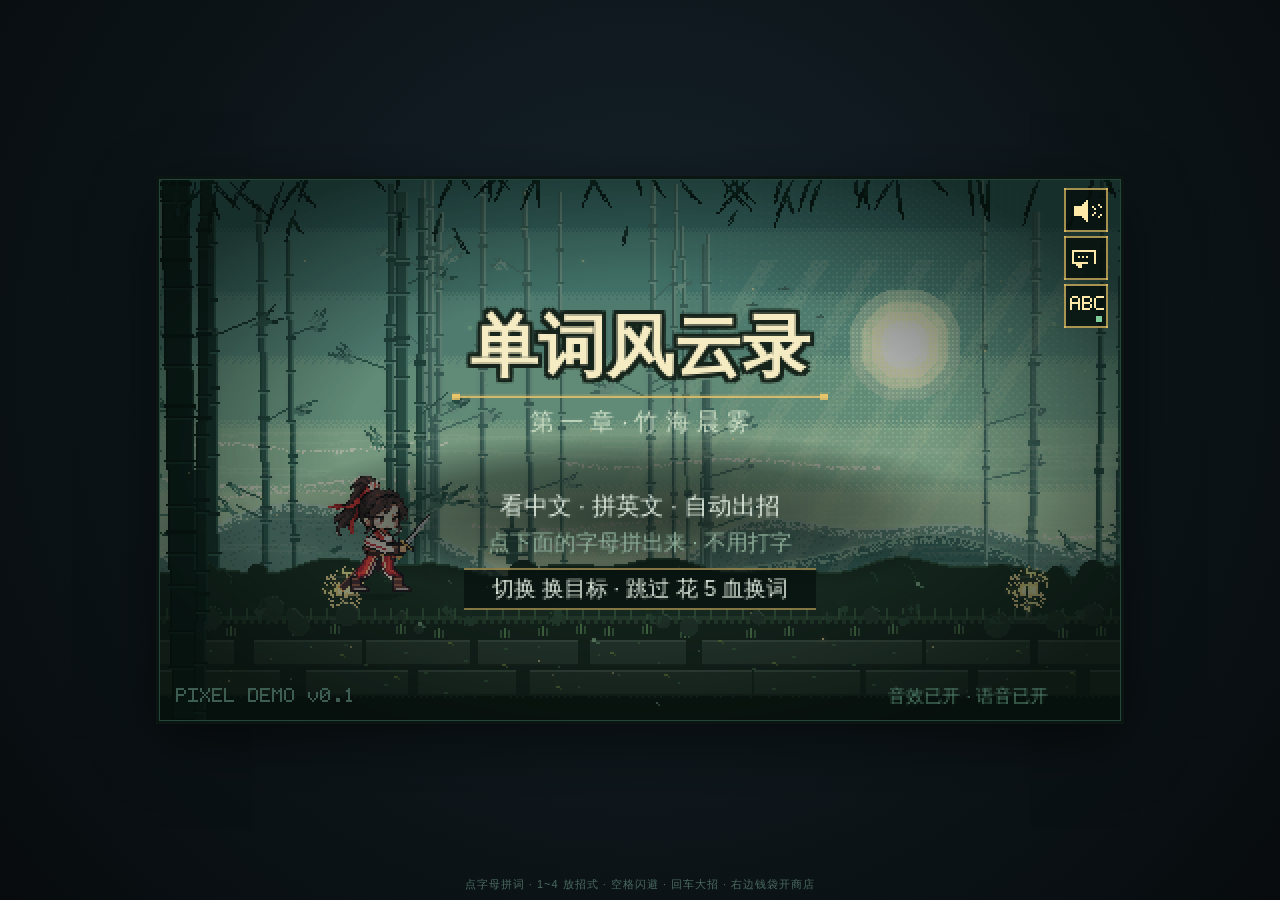
<file: arcade/index.html>
<!DOCTYPE html>
<html lang="zh-CN">
<head>
<meta charset="utf-8" />
<meta name="viewport" content="width=device-width, initial-scale=1, viewport-fit=cover" />
<meta name="apple-mobile-web-app-capable" content="yes" />
<meta name="theme-color" content="#0a1014" />
<title>单词闯关 · 独立调试页</title>
<link rel="stylesheet" href="arcade.css" />
<link rel="stylesheet" href="keypad.css" />
  <link rel="stylesheet" href="tutorial.css" />
</head>
<body>
  <!-- 独立页：直接打开就能玩，也用来单独调关卡。
       主应用不开 iframe，它会把同样的脚本注入自己的容器里（见 host.js）。 -->
  <div id="stage"><canvas id="game" width="480" height="270" tabindex="0" aria-label="单词闯关"></canvas></div>
  <div id="hint">点字母拼词 · 1~4 放招式 · 空格闪避 · 回车大招 · 右边钱袋开商店</div>

  <script src="keypad.js"></script>
  <script src="tutorial.js"></script>
  <script src="src/font.js"></script>
  <script src="src/sprites.js"></script>
  <script src="src/art-backgrounds.js"></script>
  <script src="src/art-player.js"></script>
  <script src="src/art-creatures.js"></script>
  <script src="src/art.js"></script>
  <script src="src/vocab_t1.js"></script>
  <script src="src/vocab_t2.js"></script>
  <script src="src/vocab_t3.js"></script>
  <script src="src/vocab_t4.js"></script>
  <script src="src/vocab_t5.js"></script>
  <script src="src/vocab_t6.js"></script>
  <script src="src/vocab_t7.js"></script>
  <script src="src/vocab_t8.js"></script>
  <script src="src/vocab.js"></script>
  <script src="src/meta.js"></script>
  <script src="src/lines.js"></script>
  <script src="src/levels.js"></script>
  <script src="src/word-system.js"></script>
  <script src="src/ambient.js"></script>
  <script src="src/skills.js"></script>
  <script src="src/effects.js"></script>
  <script src="src/world-renderer.js"></script>
  <script src="src/hud-renderer.js"></script>
  <script src="src/game.js"></script>
  <script>
    /* 独立调试：
       ?arcade=1&tier=3  直接进无尽模式的第 3 档
       ?bot=1            自动拼词（回归测试用）                        */
    (function () {
      var q = new URLSearchParams(location.search);
      if (!q.get('arcade')) return;
      var tier = Math.max(1, parseInt(q.get('tier') || '1', 10) || 1);
      fetch('words.json').then(function (r) { return r.json(); }).then(function (j) {
        var pool = j.words.filter(function (x) { return x.t === tier; })
          .map(function (x) { return { w: x.w, m: x.m, p: x.p, tier: x.t }; });
        /* 打乱后取 40 个，够这一档用（10 只怪 + BOSS 多打几刀） */
        for (var i = pool.length - 1; i > 0; i--) {
          var k = Math.floor(Math.random() * (i + 1)), t = pool[i]; pool[i] = pool[k]; pool[k] = t;
        }
        window.ARCADE.start({ tier: tier, words: pool.slice(0, 40) });
        relayout();
        /* ?tut=1 / ?tut=2：直接看新手教程第 N 页（演示与截图用） */
        if (q.get('tut')) {
          setTimeout(function () {
            window.ArcadeTutorial.open(window.ARCADE, parseInt(q.get('tut'), 10) || 1);
          }, 600);
        }
      }).catch(function (e) {
        document.getElementById('hint').textContent = 'words.json 读不到：' + e;
      });
    })();

    /* 跟主应用一样：竖屏把字母盘搬出画布，用 DOM 键盘 */
    var stage = document.getElementById('stage');
    var layTimer = null;
    function relayout() {
      if (!window.ARCADE) return;
      var portrait = window.innerHeight > window.innerWidth * 1.05;
      window.ARCADE.setLayout(portrait ? 'portrait' : 'land');
      if (portrait) {
        ArcadeKeypad.mount(stage,
          function (ch) { window.ARCADE.kidLetter(ch); },
          function () { window.ARCADE.kidBack(); });
      } else {
        ArcadeKeypad.unmount();
      }
      if (portrait) {
        var r = stage.getBoundingClientRect();
        window.ARCADE.setBox(r.width, Math.max(70, r.height - ArcadeKeypad.height()));
        document.getElementById('hint').style.display = 'none';   /* 竖屏键盘占到底了，提示会压住它 */
      } else {
        window.ARCADE.setBox(null);   /* 交回给引擎自己按窗口算 */
        document.getElementById('hint').style.display = '';
        document.getElementById('hint').textContent = '点字母拼词 · 1~4 放招式 · 空格闪避 · 回车大招 · 右边钱袋开商店';
      }
    }
    window.addEventListener('resize', function () {
      if (layTimer) clearTimeout(layTimer);
      layTimer = setTimeout(function () { layTimer = null; relayout(); }, 160);
    });
  </script>
</body>
</html>
</file>
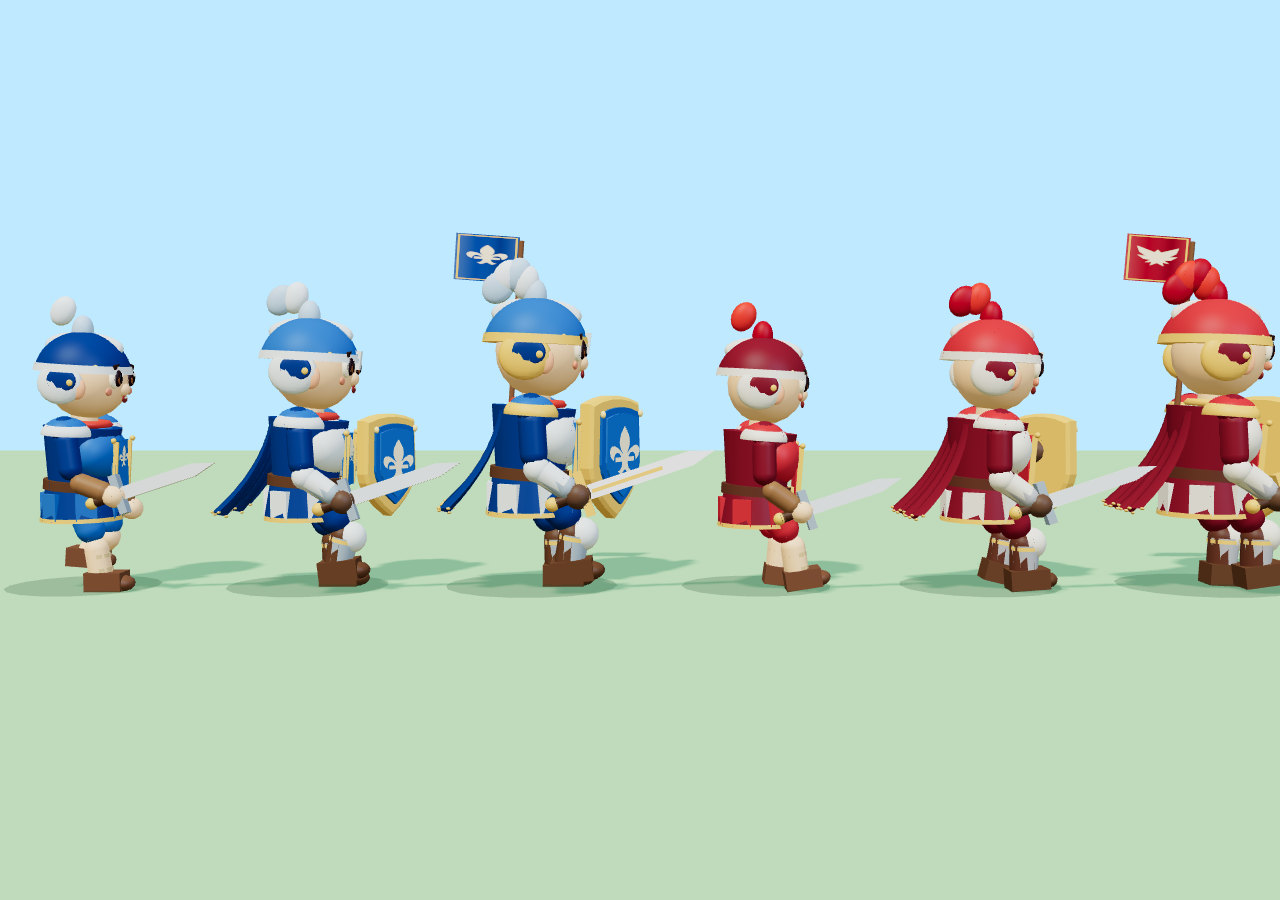
<file: pk-preview.html>
<!DOCTYPE html>
<html lang="zh-CN">
<head>
<meta charset="UTF-8">
<title>模型预览（临时）</title>
<link rel="icon" href="data:image/svg+xml,%3Csvg xmlns='http://www.w3.org/2000/svg' viewBox='0 0 100 100'%3E%3Crect width='100' height='100' rx='24' fill='%23FFF7F0'/%3E%3Cpath d='M28 68 L44 52' stroke='%23FFBE5C' stroke-width='10' stroke-linecap='round'/%3E%3Cpath d='M52 44 L72 24' stroke='%236FA8FF' stroke-width='10' stroke-linecap='round'/%3E%3C/svg%3E">
<style>
  html,body{margin:0;height:100%;background:#bfe9ff;overflow:hidden}
  #stage{position:fixed;inset:0}
  canvas{display:block;width:100%;height:100%}
  .motion-controls{position:fixed;bottom:16px;left:50%;transform:translateX(-50%);display:flex;align-items:center;gap:12px;padding:10px 14px;border:1px solid #d7b975;border-radius:12px;background:#172b3ee8;color:#fff0cf;font:13px sans-serif;white-space:nowrap}
  .motion-controls button{border:1px solid #a99874;border-radius:7px;padding:7px 12px;background:#2d4861;color:#fff0cf;cursor:pointer}
</style>
</head>
<body>
<div id="stage"><canvas id="c"></canvas></div>
<script type="module">
import { buildSoldier, poseSoldier, buildCastle, buildTree } from './js/pk/models.js';
import { World } from './js/pk/scene.js';
import * as THREE from './vendor/three.module.min.js';
import { observeAction } from './js/pk/scene/unit-motion.js';
import { startMotionPreview } from './js/pk/scene/motion-preview.js';

const canvas = document.getElementById('c');
const params = new URLSearchParams(location.search);
const mode = params.get('m') || 'soldier';

if (mode === 'motion') {
  await startMotionPreview(new World(canvas));
} else if (mode === 'battle' || mode === 'showcase') {
  const world = new World(canvas);
  world.environment.setOptions({ time: params.get('time') || 'noon', weather: params.get('weather') || 'clear' });
  world.environment.frame(8);
  window.__PK_PREVIEW = { world };
  world.setSide(0);
  world.focus = 0;
  if (mode === 'showcase') {
    world.updateCamera = () => {
      world.focus = 0;
      world.camera.position.set(0, 4.1, 11.7);
      world.camera.lookAt(0, 2.1, 0);
    };
    for (let side = 0; side <= 1; side++) {
      const dir = side === 0 ? -1 : 1;
      world.addLocal(100 + side * 100, side, 4, dir * 1.6, .75, 'general');
      const positions = [[2.8, .7], [4.0, .7], [5.1, .7], [2.7, -.7], [4, -.7], [5.2, -.7], [3.7, -1.9], [5.1, -1.9]];
      positions.forEach(([x, z], i) => {
        world.addLocal(110 + side * 100 + i, side, 1 + i % 3, dir * x, z,
          ['charge', 'charge', 'charge', 'thrower', 'spearman', 'charge', 'archer', 'mage'][i]);
      });
    }
  } else {
  world.addLocal(101, 0, 2, -0.75, -0.65, 'charge');
  world.addLocal(102, 0, 4, -1.15, 0.65, 'general');
  world.addLocal(201, 1, 2, 0.65, 0.55, 'charge');
  world.addLocal(202, 1, 1, 1.25, -0.7, 'archer');
  world.units.get(101).stc = 1;
  world.units.get(101).prog = 0.68;
  world.units.get(201).stc = 4;
  world.units.get(201).prog = 0.48;
  }
  world.time = 2;
  world.updateCamera(10);

  let last = performance.now();
  let nextEffect = 0;
  function battleFrame(now) {
    if (window.__PK_PREVIEW.paused) { last = now; requestAnimationFrame(battleFrame); return; }
    const dt = Math.min(0.05, (now - last) / 1000);
    last = now;
    if (mode === 'battle') {
      const phase = (world.time % 2) / 2;
      const action = phase < .23 ? [1, phase / .23] : phase < .36 ? [7, (phase - .23) / .13] : [0, 0];
      observeAction(world.units.get(101), action[0], action[1], world.time);
      observeAction(world.units.get(102), phase < .45 ? 8 : 0, phase < .45 ? phase / .45 : 0, world.time);
      observeAction(world.units.get(201), phase > .2 && phase < .475 ? 4 : 0, phase > .2 && phase < .475 ? (phase - .2) / .275 : 0, world.time);
      observeAction(world.units.get(202), phase < .4 ? 9 : 0, phase < .4 ? phase / .4 : 0, world.time);
    }
    world.frame(dt);
    if (mode === 'battle' && now >= nextEffect && world.time % 2 > .46) {
      world.combatEvent({ k: 'hit', id: 201, attacker: 101, x: 0.65, l: 0.55 });
      world.combatEvent({ k: 'aoehit', id: 202, attacker: 102, x: 1.25, l: -0.7, crit: 1 });
      nextEffect = now + 1800;
    }
    requestAnimationFrame(battleFrame);
  }
  window.__READY = true;
  requestAnimationFrame(battleFrame);
} else {
const renderer = new THREE.WebGLRenderer({ canvas, antialias: true });
renderer.setPixelRatio(1);
renderer.outputColorSpace = THREE.SRGBColorSpace;
renderer.toneMapping = THREE.ACESFilmicToneMapping;
renderer.toneMappingExposure = 1.12;
renderer.shadowMap.enabled = true;
renderer.shadowMap.type = THREE.PCFSoftShadowMap;
const scene = new THREE.Scene();
scene.background = new THREE.Color(0xbfe9ff);
scene.add(new THREE.HemisphereLight(0xe4f2ff, 0xbeb580, 1.55));
const sun = new THREE.DirectionalLight(0xffedca, 2.1); sun.position.set(-6, 16, 11); scene.add(sun);
sun.castShadow = true; sun.shadow.mapSize.set(1024, 1024);
Object.assign(sun.shadow.camera, { left: -13, right: 13, top: 11, bottom: -11, near: .5, far: 48 });
sun.shadow.normalBias = .035;
const fill = new THREE.DirectionalLight(0xdcecff, .85); fill.position.set(9, 8, 12); scene.add(fill);
const ground = new THREE.Mesh(new THREE.PlaneGeometry(60, 30),
  new THREE.MeshLambertMaterial({ color: 0x9fdfa3 }));
ground.rotation.x = -Math.PI / 2; scene.add(ground);
ground.receiveShadow = true;

const cam = new THREE.PerspectiveCamera(38, 1, 0.1, 200);
let subjects = [];

if (mode === 'soldier') {
  const one = params.get('t');
  if (one) {
    const g = buildSoldier(Number(params.get('s') || 0), Number(one), params.get('kind') || 'charge');
    g.position.set(0, 0, 0);
    scene.add(g);
    subjects.push(g);
    const view = params.get('view') || 'side';
    if (view === 'side') { cam.position.set(0, 1.0, 4.2); cam.lookAt(0, 0.92, 0); }
    else if (view === 'front') { cam.position.set(4.2, 1.15, 0.6); cam.lookAt(0, 0.92, 0); }
    else { cam.position.set(2.6, 1.6, 3.6); cam.lookAt(0, 0.9, 0); }
  } else {
    let i = 0;
    for (let s = 0; s < 2; s++) {
      for (let t = 1; t <= 3; t++) {
        const g = buildSoldier(s, t);
        g.position.set(-3.6 + i * 1.45, 0, 0);
        scene.add(g);
        subjects.push(g);
        i++;
      }
    }
    cam.position.set(0, 1.4, 8.4);
    cam.lookAt(0, 0.9, 0);
  }
} else if (mode === 'lineup') {
  const kinds = ['charge', 'charge', 'charge', 'archer', 'thrower', 'spearman', 'mage', 'general', 'general'];
  const tiers = [1, 2, 3, 2, 2, 3, 3, 4, 4];
  kinds.forEach((kind, i) => {
    const g = buildSoldier(i === 8 ? 1 : 0, tiers[i], kind);
    g.position.set(-6.4 + i * 1.6, 0, 0);
    g.rotation.y = i === 8 ? Math.PI + .45 : -.45;
    scene.add(g); subjects.push(g);
  });
  cam.position.set(0, 3.1, 14);
  cam.lookAt(0, 1.15, 0);
} else if (mode === 'poses') {
  /* 一排不同动作，用来看关键帧对不对：走路 / 抬刀 / 劈下 / 跳劈空中 /
     砸门抡下 / 格挡 / 闪避 / 挨打 */
  const SET = [
    ['walk', 0, 0], ['wind', 0.55, 0], ['wind', 0.98, 0], ['leap', 0.5, 0],
    ['smash', 0.6, 0], ['block', 0.5, 0], ['dodge', 0.45, 0], ['hurt', 0.4, 0],
  ];
  const tier = Number(params.get('t') || 2);
  SET.forEach((s, i) => {
    const g = buildSoldier(Number(params.get('s') || 0), tier);
    g.position.set(-6.3 + i * 1.8, 0, 0);
    g.userData.__pose = [s[0], s[1], s[2]];
    scene.add(g);
    subjects.push(g);
  });
  cam.position.set(0, 1.5, 10.6);
  cam.lookAt(0, 0.95, 0);
} else if (mode === 'tune') {
  /* 直接给 armR / foreR 赋值，用来看剑指哪儿（标定用） */
  const g = buildSoldier(Number(params.get('s') || 0), Number(params.get('t') || 2));
  scene.add(g);
  subjects.push(g);
  const a = Number(params.get('a') || 0);
  const f = Number(params.get('f') || 0);
  g.userData.rig.armR.rotation.z = a;
  g.userData.rig.foreR.rotation.z = f;
  g.userData.__freeze = true;
  cam.position.set(0, 1.0, 4.2);
  cam.lookAt(0, 0.92, 0);
} else if (mode === 'castle') {
  const c = buildCastle(Number(params.get('s') || 0), Number(params.get('lv') || 1));
  c.rotation.y = 0; c.position.x = 0;
  scene.add(c);
  cam.position.set(7, 5.4, 10.5);
  cam.lookAt(0, 3.2, 0);
} else if (mode === 'tree') {
  for (let i = 0; i < 5; i++) {
    const t = buildTree(0.1 + i * 0.19);
    t.position.set(-4 + i * 2, 0, 0);
    scene.add(t);
  }
  cam.position.set(0, 2.4, 11);
  cam.lookAt(0, 1.6, 0);
} else {
  const c = buildCastle(0); c.position.x = -8; scene.add(c);
  const c2 = buildCastle(1); c2.position.x = 8; scene.add(c2);
  for (let i = 0; i < 4; i++) {
    const t = buildTree(Math.random());
    t.position.set(-14 + i * 9, 0, 7.5);
    scene.add(t);
  }
  cam.position.set(0, 9, 16);
  cam.lookAt(0, 2, 0);
}

function size() {
  renderer.setSize(window.innerWidth, window.innerHeight, false);
  cam.aspect = window.innerWidth / window.innerHeight;
  cam.updateProjectionMatrix();
}
size();
window.addEventListener('resize', size);

let t0 = performance.now();
function loop(now) {
  const t = (now - t0) / 1000;
  const fixSt = params.get('pose');
  const fixK = params.get('k');
  const walking = params.get('walk') !== '0';
  subjects.forEach((g, i) => {
    if (g.userData.__freeze) return;
    if (g.userData.__pose) {
      poseSoldier(g, 0, g.userData.__pose[0], g.userData.__pose[1], t);
    } else if (fixSt) {
      /* 定格看一个动作：?pose=wind&k=0.9 */
      poseSoldier(g, 0, fixSt, fixK === null ? 0.6 : Number(fixK), t);
    } else {
      poseSoldier(g, walking ? 1 : 0, 'walk', 0, t + i * 0.3);
    }
  });
  renderer.render(scene, cam);
  requestAnimationFrame(loop);
}
requestAnimationFrame(loop);
window.__PK_PREVIEW = { scene, camera: cam, renderer, subjects };
window.__READY = true;
}
</script>
</body>
</html>
</file>
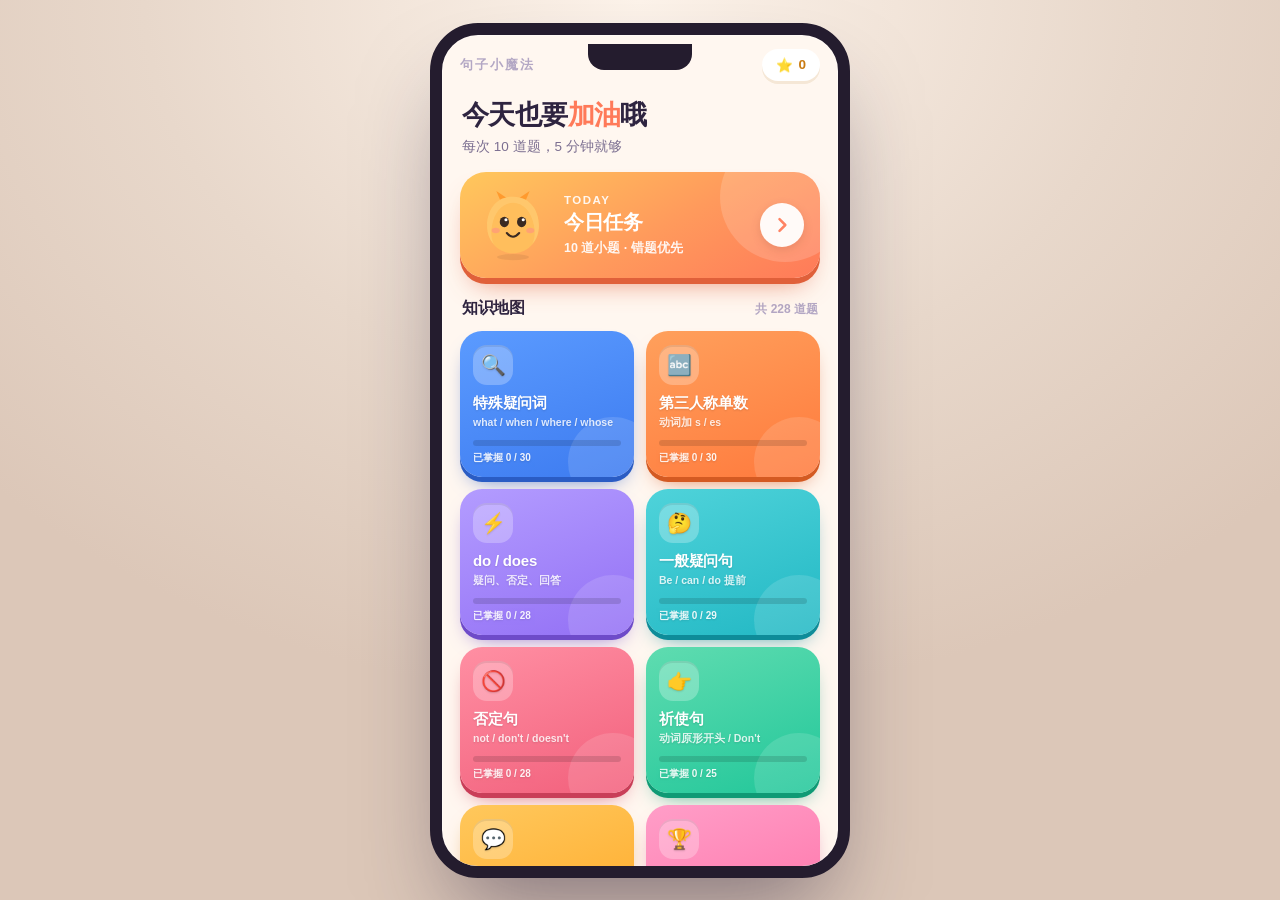
<file: sentence-magic.html>
<!DOCTYPE html>
<html lang="zh-CN">
<head>
<meta charset="UTF-8">
<meta name="viewport" content="width=device-width,initial-scale=1,viewport-fit=cover,maximum-scale=1,user-scalable=no">
<meta name="theme-color" content="#FFF7F0">
<meta name="apple-mobile-web-app-capable" content="yes">
<meta name="mobile-web-app-capable" content="yes">
<title>句子小魔法</title>
<style>
:root{
  --bg:#FFF7F0;
  --card:#FFFFFF;
  --ink:#2E2440;
  --ink2:#7C6F91;
  --ink3:#B3A7C4;
  --line:#F3EAF7;
  --orange:#FF7A59;
  --orange-d:#DE5230;
  --blue:#4C8DFF;
  --mint:#22C79A;
  --yellow:#FFC93C;
  --red:#FF6B81;
  --purple:#A78BFA;
}
*{box-sizing:border-box;-webkit-tap-highlight-color:transparent;}
html,body{margin:0;padding:0;height:100%;}
body{
  font-family:-apple-system,BlinkMacSystemFont,"Segoe UI","PingFang SC","Hiragino Sans GB","Microsoft YaHei",sans-serif;
  background:#EFE3D8;
  display:flex;align-items:center;justify-content:center;
  overflow:hidden;color:var(--ink);
  -webkit-font-smoothing:antialiased;
}
.phone{
  position:relative;width:100%;max-width:420px;height:100%;
  background:var(--bg);overflow:hidden;
  display:flex;flex-direction:column;
}
@media (min-width:540px){
  body{background:radial-gradient(900px 700px at 50% 0%,#FDF3EA 0%,#E8D8CB 55%,#DCC7B8 100%);}
  .phone{
    height:min(890px,95vh);border-radius:48px;
    border:12px solid #241C2E;
    box-shadow:0 50px 90px -25px rgba(46,36,64,.5), 0 0 0 1px rgba(255,255,255,.3) inset;
  }
  .phone::before{
    content:'';position:absolute;top:9px;left:50%;transform:translateX(-50%);
    width:104px;height:26px;background:#241C2E;border-radius:0 0 16px 16px;z-index:60;
  }
}
#app{flex:1;min-height:0;display:flex;flex-direction:column;overflow:hidden;position:relative;}
.screen{flex:1;min-height:0;display:flex;flex-direction:column;overflow:hidden;position:relative;}

/* ---------- 顶栏 ---------- */
.top{
  flex:none;display:flex;align-items:center;gap:10px;
  padding:calc(14px + env(safe-area-inset-top)) 18px 10px;
}
.icon-btn{
  width:42px;height:42px;border-radius:15px;border:none;flex:none;
  background:#fff;display:flex;align-items:center;justify-content:center;cursor:pointer;
  box-shadow:0 3px 0 #EFE3EC, 0 6px 14px -6px rgba(46,36,64,.2);
  transition:transform .08s,box-shadow .08s;
}
.icon-btn:active{transform:translateY(3px);box-shadow:0 0 0 #EFE3EC;}
.icon-btn svg{width:20px;height:20px;stroke:var(--ink);stroke-width:2.6;fill:none;stroke-linecap:round;stroke-linejoin:round;}
.top-title{flex:1;font-size:17px;font-weight:800;letter-spacing:-.2px;overflow:hidden;text-overflow:ellipsis;white-space:nowrap;}
.pill{
  display:flex;align-items:center;gap:5px;flex:none;
  background:#fff;border-radius:999px;padding:8px 14px;
  font-size:13.5px;font-weight:800;color:#C97B12;
  box-shadow:0 3px 0 #F5E7D6;
}

/* ---------- 滚动 ---------- */
.scroll{flex:1;min-height:0;overflow-y:auto;overflow-x:hidden;padding:0 18px 30px;-webkit-overflow-scrolling:touch;}
.scroll::-webkit-scrollbar{width:0;}

/* ---------- 首页 ---------- */
.hello{padding:8px 2px 16px;}
.hello h1{margin:0;font-size:27px;font-weight:900;letter-spacing:-.6px;line-height:1.25;}
.hello h1 em{font-style:normal;color:var(--orange);}
.hello p{margin:6px 0 0;font-size:13.5px;color:var(--ink2);font-weight:500;}

.task{
  position:relative;overflow:hidden;
  border-radius:26px;padding:16px;margin-bottom:20px;
  background:linear-gradient(150deg,#FFC85C 0%,#FF9A5C 55%,#FF7A59 100%);
  box-shadow:0 6px 0 #E0603A, 0 16px 28px -14px rgba(224,96,58,.8);
  display:flex;align-items:center;gap:14px;
  cursor:pointer;border:none;width:100%;text-align:left;font-family:inherit;
  transition:transform .09s,box-shadow .09s;
}
.task:active{transform:translateY(5px);box-shadow:0 1px 0 #E0603A;}
.task::after{
  content:'';position:absolute;right:-30px;top:-40px;width:130px;height:130px;
  background:rgba(255,255,255,.16);border-radius:50%;
}
.task-mascot{flex:none;width:74px;height:74px;}
.task-txt{flex:1;min-width:0;color:#fff;}
.task-txt .k{font-size:11.5px;font-weight:800;opacity:.9;letter-spacing:1.5px;}
.task-txt .v{font-size:20px;font-weight:900;margin:3px 0 4px;letter-spacing:-.3px;}
.task-txt .d{font-size:12.5px;font-weight:600;opacity:.92;}
.task-go{
  flex:none;width:44px;height:44px;border-radius:50%;
  background:rgba(255,255,255,.95);display:flex;align-items:center;justify-content:center;
  box-shadow:0 3px 8px rgba(150,60,30,.25);
}
.task-go svg{width:20px;height:20px;stroke:#FF6B45;stroke-width:3;fill:none;stroke-linecap:round;stroke-linejoin:round;}

.sec{display:flex;align-items:baseline;justify-content:space-between;margin:0 2px 12px;}
.sec span{font-size:16px;font-weight:900;letter-spacing:-.3px;}
.sec small{font-size:12px;color:var(--ink3);font-weight:600;}

.grid{display:grid;grid-template-columns:1fr 1fr;gap:12px;}
.mod{
  position:relative;border:none;cursor:pointer;text-align:left;overflow:hidden;
  border-radius:22px;padding:14px 13px 12px;font-family:inherit;color:#fff;
  background:linear-gradient(160deg,var(--c1),var(--c2));
  box-shadow:0 5px 0 var(--cd), 0 12px 22px -12px var(--cd);
  transition:transform .09s,box-shadow .09s;
  text-shadow:0 1px 2px rgba(0,0,0,.13);
}
.mod:active{transform:translateY(4px);box-shadow:0 1px 0 var(--cd);}
.mod::after{
  content:'';position:absolute;right:-24px;bottom:-30px;width:90px;height:90px;
  background:rgba(255,255,255,.13);border-radius:50%;
}
.mod-ico{
  width:40px;height:40px;border-radius:14px;display:flex;align-items:center;justify-content:center;
  font-size:20px;background:rgba(255,255,255,.26);margin-bottom:9px;
  box-shadow:0 2px 0 rgba(0,0,0,.08) inset;
}
.mod-name{font-size:15px;font-weight:900;letter-spacing:-.2px;line-height:1.25;}
.mod-sub{font-size:10.5px;font-weight:600;opacity:.82;margin-top:3px;height:14px;overflow:hidden;white-space:nowrap;text-overflow:ellipsis;}
.mod-bar{height:6px;border-radius:99px;background:rgba(0,0,0,.13);overflow:hidden;margin-top:10px;position:relative;z-index:1;}
.mod-bar i{display:block;height:100%;border-radius:99px;background:#fff;transition:width .5s cubic-bezier(.3,1,.4,1);}
.mod-num{font-size:10px;font-weight:800;opacity:.9;margin-top:5px;position:relative;z-index:1;}

/* ---------- 讲解页 ---------- */
.lsn-head{padding:4px 2px 16px;}
.lsn-head .tag{
  display:inline-block;font-size:11px;font-weight:800;padding:5px 11px;border-radius:9px;
  background:var(--c1);color:#fff;margin-bottom:10px;letter-spacing:.3px;
}
.lsn-head h2{margin:0 0 5px;font-size:23px;font-weight:900;letter-spacing:-.5px;}
.lsn-head p{margin:0;font-size:13px;color:var(--ink2);font-weight:500;}

.lcard{
  background:#fff;border-radius:20px;padding:16px 15px;margin-bottom:11px;
  box-shadow:0 3px 0 #F3EAF7, 0 10px 22px -16px rgba(46,36,64,.5);
  border-top:4px solid var(--c1);
}
.lcard h3{margin:0 0 7px;font-size:15px;font-weight:900;letter-spacing:-.2px;}
.lcard p{margin:0 0 10px;font-size:12.8px;line-height:1.7;color:var(--ink2);font-weight:500;}
.eg{background:#FBF7FE;border-radius:12px;padding:9px 11px;margin-top:7px;}
.eg .en{font-size:13.5px;font-weight:700;color:var(--ink);line-height:1.55;word-break:break-word;}
.eg .cn{font-size:11.5px;color:var(--ink3);margin-top:3px;line-height:1.5;font-weight:500;}

/* ---------- 底部按钮 ---------- */
.foot{
  flex:none;padding:10px 18px calc(16px + env(safe-area-inset-bottom));
  background:linear-gradient(to top,var(--bg) 60%,rgba(255,247,240,0));
}
.btn{
  width:100%;height:56px;border:none;border-radius:20px;cursor:pointer;
  font-family:inherit;font-size:17px;font-weight:900;color:#fff;letter-spacing:.6px;
  background:linear-gradient(180deg,#FF8F6B,#FF6B45);
  box-shadow:0 5px 0 #D9502F, 0 14px 24px -10px rgba(255,107,69,.75);
  transition:transform .08s,box-shadow .08s,background .2s;
}
.btn:active{transform:translateY(4px);box-shadow:0 1px 0 #D9502F,0 4px 10px -6px rgba(255,107,69,.5);}
.btn.ok{background:linear-gradient(180deg,#3FE0B0,#22C79A);box-shadow:0 5px 0 #12A87E,0 14px 24px -10px rgba(34,199,154,.7);}
.btn.ok:active{box-shadow:0 1px 0 #12A87E;}
.btn.ghost{background:#fff;color:var(--ink2);box-shadow:0 4px 0 #EFE3EC,0 10px 18px -12px rgba(46,36,64,.4);}
.btn.ghost:active{box-shadow:0 1px 0 #EFE3EC;}
.btn.sm{height:44px;font-size:15px;border-radius:16px;}
.btn-row{display:flex;gap:10px;}
.btn-row .btn{flex:1;}

/* ---------- 练习页 ---------- */
.dots{flex:1;display:flex;align-items:center;justify-content:center;gap:6px;padding:0 4px;}
.dots i{
  width:8px;height:8px;border-radius:50%;background:#F0E4EC;flex:none;
  transition:background .3s,width .3s;
}
.dots i.done{background:var(--c1);}
.dots i.now{background:var(--c1);width:24px;border-radius:99px;}
.qbody{flex:1;min-height:0;overflow-y:auto;padding:8px 18px 12px;-webkit-overflow-scrolling:touch;display:flex;flex-direction:column;position:relative;}
.qbody::before{
  content:'';position:absolute;inset:0;z-index:0;pointer-events:none;
  background-image:radial-gradient(circle, rgba(255,122,89,.09) 1.4px, transparent 1.4px);
  background-size:24px 24px;
}
.qbody > *{position:relative;z-index:1;}
.qbody::-webkit-scrollbar{width:0;}

.qcard{
  background:#fff;border-radius:22px;padding:18px 16px;
  box-shadow:0 4px 0 #F3EAF7, 0 14px 26px -18px rgba(46,36,64,.55);
  animation:slideUp .32s cubic-bezier(.2,.9,.3,1);
}
@keyframes slideUp{from{opacity:0;transform:translateY(14px);}to{opacity:1;transform:none;}}
.qinst{
  display:inline-block;font-size:11px;font-weight:800;letter-spacing:.3px;
  padding:5px 10px;border-radius:8px;background:var(--c1);color:#fff;margin-bottom:11px;
}
.qtext{font-size:20px;line-height:1.6;font-weight:700;color:var(--ink);word-break:break-word;letter-spacing:-.2px;}
.blk{
  display:inline-block;width:48px;height:1.05em;
  border-bottom:3px solid var(--c1,currentColor);opacity:.75;
  vertical-align:-4px;margin:0 3px;border-radius:2px;
}

/* 选项 */
.opts{display:flex;flex-direction:column;gap:10px;margin-top:14px;}
.opt{
  display:flex;align-items:center;gap:12px;width:100%;text-align:left;cursor:pointer;
  background:#fff;border:none;border-radius:18px;
  padding:14px 15px;font-family:inherit;font-size:16px;font-weight:700;color:var(--ink);
  box-shadow:0 4px 0 #F0E6F5, 0 8px 16px -12px rgba(46,36,64,.5);
  transition:transform .09s,box-shadow .09s,background .15s;
}
.opt:active{transform:translateY(4px);box-shadow:0 0 0 #F0E6F5;}
.opt .k{
  width:26px;height:26px;border-radius:9px;background:#F6EFFA;color:var(--ink3);
  font-size:12px;font-weight:900;display:flex;align-items:center;justify-content:center;flex:none;
  transition:background .15s,color .15s;
}
.opt.right{background:#E8FBF4;box-shadow:0 4px 0 #B7EFDD;}
.opt.right .k{background:var(--mint);color:#fff;}
.opt.wrong{background:#FFEFF2;box-shadow:0 4px 0 #FFC9D2;}
.opt.wrong .k{background:var(--red);color:#fff;}
.opt.dim{opacity:.55;}
.opt.shake{animation:shake .4s;}
@keyframes shake{
  0%,100%{transform:translateX(0);}
  20%{transform:translateX(-7px);}40%{transform:translateX(7px);}
  60%{transform:translateX(-4px);}80%{transform:translateX(4px);}
}

/* 输入 */
.answrap{margin-top:14px;}
.ansinput{
  width:100%;border:none;border-radius:18px;
  padding:16px 16px;font-size:17px;font-family:inherit;font-weight:700;color:var(--ink);
  outline:none;background:#fff;
  box-shadow:0 4px 0 #F0E6F5, 0 8px 16px -12px rgba(46,36,64,.5);
  transition:box-shadow .15s;
}
.ansinput:focus{box-shadow:0 4px 0 var(--c1), 0 0 0 4px rgba(76,141,255,.13);}
.ansinput:disabled{color:var(--ink);-webkit-text-fill-color:var(--ink);opacity:1;background:#FAF6FD;}
.ansinput::placeholder{color:var(--ink3);font-weight:500;font-size:14px;}
.hintline{margin-top:11px;display:flex;align-items:center;gap:9px;min-height:24px;}
.hintbtn{
  border:none;background:#FBF3FF;color:var(--purple);font-family:inherit;
  font-size:12.5px;font-weight:800;padding:8px 14px;border-radius:11px;cursor:pointer;
  box-shadow:0 3px 0 #EFE1F8;
}
.hintbtn:active{transform:translateY(3px);box-shadow:none;}
.hinttxt{font-size:12px;color:var(--orange);font-weight:700;}

/* 词块 */
.slot{
  margin-top:14px;min-height:66px;border-radius:18px;
  padding:12px;display:flex;flex-wrap:wrap;gap:8px;align-content:flex-start;
  background:#FBF5FE;box-shadow:0 0 0 3px #F3EAF7 inset;
}
.slot .ph{font-size:12.5px;color:var(--ink3);padding:8px 4px;font-weight:600;}
.bank{display:flex;flex-wrap:wrap;gap:9px;margin-top:14px;min-height:44px;}
.tok{
  border:none;background:#fff;border-radius:14px;
  padding:11px 15px;font-family:inherit;font-size:15.5px;font-weight:800;color:var(--ink);
  cursor:pointer;box-shadow:0 4px 0 #F0E6F5, 0 8px 14px -10px rgba(46,36,64,.4);
  transition:transform .09s,box-shadow .09s,background .15s;
}
.tok:active{transform:translateY(4px);box-shadow:0 0 0 #F0E6F5;}
.tok.on{background:var(--c1);color:#fff;box-shadow:0 4px 0 var(--cd);}

/* 反馈弹层 */
.sheet{
  position:absolute;left:0;right:0;bottom:0;z-index:50;
  background:#fff;border-radius:30px 30px 0 0;
  padding:20px 20px calc(20px + env(safe-area-inset-bottom));
  box-shadow:0 -10px 44px rgba(46,36,64,.2);
  transform:translateY(115%);
  transition:transform .36s cubic-bezier(.2,.95,.3,1.02);
}
.sheet.show{transform:none;}
.sheet-grip{width:42px;height:5px;border-radius:99px;background:#EDE3F3;margin:0 auto 14px;}
.sheet-head{display:flex;align-items:center;gap:11px;margin-bottom:10px;}
.sheet-m{width:52px;height:52px;flex:none;}
.sheet-t{flex:1;min-width:0;}
.sheet-t b{display:block;font-size:18px;font-weight:900;letter-spacing:-.3px;}
.sheet-t span{font-size:12.5px;font-weight:700;color:var(--ink3);}
.sheet-t span.up{color:var(--mint);}
.sheet-body{
  background:#FAF6FD;border-radius:15px;padding:12px 13px;margin-bottom:14px;
  font-size:13px;line-height:1.7;color:var(--ink2);font-weight:500;
}
.sheet-body .ans{
  font-size:15px;font-weight:800;color:var(--ink);line-height:1.5;
  padding-bottom:9px;margin-bottom:9px;border-bottom:1.5px dashed #EADDF2;
}
.sheet-body .ans em{font-style:normal;font-size:10.5px;font-weight:800;color:var(--ink3);display:block;margin-bottom:3px;letter-spacing:.4px;}

/* 贴底小抄 */
.cheat{margin-top:auto;padding-top:18px;flex:none;}
.cheat-in{
  background:#FBF3FF;border-radius:16px;padding:12px 14px;
  font-size:12px;line-height:1.65;color:var(--ink2);font-weight:500;
}
.cheat-in b{color:var(--c1);font-weight:800;display:block;margin-bottom:3px;font-size:11.5px;letter-spacing:.2px;}

/* ---------- 结果页 ---------- */
.res{flex:1;min-height:0;display:flex;flex-direction:column;align-items:center;padding:24px 22px 8px;overflow-y:auto;}
.res::-webkit-scrollbar{width:0;}
.res-mascot{width:110px;height:110px;animation:bounceIn .6s cubic-bezier(.2,1.6,.4,1);}
@keyframes bounceIn{0%{transform:scale(.3);opacity:0;}60%{transform:scale(1.1);}100%{transform:scale(1);opacity:1;}}
.res h2{margin:10px 0 4px;font-size:24px;font-weight:900;letter-spacing:-.4px;text-align:center;}
.res .sub{font-size:13px;color:var(--ink2);font-weight:600;margin:0 0 20px;}
.res-stats{display:flex;gap:10px;width:100%;margin-bottom:16px;}
.stat{
  flex:1;background:#fff;border-radius:18px;padding:14px 6px;text-align:center;
  box-shadow:0 4px 0 #F3EAF7;
}
.stat b{display:block;font-size:23px;font-weight:900;line-height:1.15;}
.stat span{font-size:10.5px;color:var(--ink3);font-weight:700;}
.res-wrong{width:100%;margin-bottom:6px;}
.rw{
  background:#fff;border-radius:14px;padding:11px 13px;margin-bottom:8px;
  box-shadow:0 3px 0 #F3EAF7;border-left:4px solid var(--red);
}
.rw .a{font-size:12.5px;font-weight:600;color:var(--ink2);line-height:1.5;}
.rw .b{font-size:12.5px;font-weight:800;color:var(--mint);margin-top:4px;line-height:1.5;}
.rw-title{font-size:12.5px;font-weight:800;color:var(--ink3);margin:6px 2px 9px;}

/* 撒花 */
.spark{position:fixed;width:9px;height:9px;border-radius:50%;pointer-events:none;z-index:999;}

.toast{
  position:absolute;left:50%;bottom:120px;transform:translateX(-50%) translateY(12px);
  background:rgba(46,36,64,.94);color:#fff;font-size:13px;font-weight:700;
  padding:11px 20px;border-radius:14px;opacity:0;pointer-events:none;transition:.26s;z-index:99;
  white-space:nowrap;
}
.toast.show{opacity:1;transform:translateX(-50%) translateY(0);}

.combo{
  position:absolute;top:50%;left:50%;transform:translate(-50%,-50%) scale(.5);
  font-size:34px;font-weight:900;color:var(--orange);opacity:0;pointer-events:none;z-index:80;
  text-shadow:0 4px 0 #fff,0 6px 14px rgba(255,122,89,.5);
}
.combo.pop{animation:comboPop .9s cubic-bezier(.2,1.5,.4,1);}
@keyframes comboPop{
  0%{opacity:0;transform:translate(-50%,-50%) scale(.4) rotate(-8deg);}
  30%{opacity:1;transform:translate(-50%,-50%) scale(1.15) rotate(3deg);}
  70%{opacity:1;transform:translate(-50%,-60%) scale(1);}
  100%{opacity:0;transform:translate(-50%,-90%) scale(.9);}
}
</style>
</head>
<body>
<div class="phone">
  <main id="app"></main>
  <div class="toast" id="toast"></div>
  <div class="combo" id="combo"></div>
</div>

<script>
/* ============================================================
   题库：8 关 / 229 题
   每次练习从题库中抽 10 题（错题优先），避免死记答案
   ============================================================ */
function QC(q,o,a,tip){ return {t:'c', q:q, o:o.split('|'), a:a, tip:tip}; }
function QI(q,a,tip,s){ return {t:'i', q:q, a:(typeof a==='string'?[a]:a), tip:tip, s:s?1:0}; }
function QB(q,tok,a,tip){ return {t:'b', q:q, tok:tok.split('|'), a:(typeof a==='string'?[a]:a), tip:tip}; }

const MODULES = [
{
  id:'wh', name:'特殊疑问词', sub:'what / when / where / whose', ico:'🔍',
  c1:'#5B9BFF', c2:'#3D7BF0', cd:'#2A5CC4',
  L:[
    {h:'what 问“什么”', b:'问东西、事情、职业，都用 what。',
      e:[['What is your name?','你叫什么名字？'],['What are these?','这些是什么？'],['What does your father do?','你爸爸做什么工作？']]},
    {h:'when 问“什么时候”', b:'问时间点、日期、星期，用 when。',
      e:[['When do you get up?','你什么时候起床？'],['When is your birthday?','你的生日是什么时候？']]},
    {h:'where 问“在哪里”', b:'问地点、位置，用 where。',
      e:[['Where is my pen?','我的钢笔在哪里？'],['Where are you from?','你来自哪里？']]},
    {h:'which 问“哪一个”', b:'在一定范围里挑选，用 which，常和 one 连用。',
      e:[['Which one do you like?','你喜欢哪一个？'],['Which season do you like best?','你最喜欢哪个季节？']]},
    {h:'whose 问“谁的”', b:'问东西属于谁，用 whose，后面直接跟名词。',
      e:[['Whose bag is this?','这是谁的包？'],['Whose books are these?','这些是谁的书？']]},
    {h:'how many / how much 问“多少”', b:'how many + 可数名词复数；how much + 不可数名词，也可以问价钱。',
      e:[['How many books do you have?','你有几本书？'],['How much water is there?','有多少水？'],['How much is it?','多少钱？']]},
    {h:'how 问“怎样”', b:'问方式、状态、程度，用 how，还有很多固定搭配。',
      e:[['How do you go to school?','你怎么去上学？'],['How is the weather?','天气怎么样？'],['How old are you?','你几岁了？']]}
  ],
  Q:[
    QC("— ___ is your English teacher?\n— Mr. Green.",'Who|What|Whose|Where',0,'答语是一个人，问“谁”用 who。'),
    QC("— ___ is your birthday?\n— It\'s in May.",'When|Where|What|Which',0,'答语 in May 是时间，问时间用 when。'),
    QC("— ___ are you from?\n— I\'m from China.",'Where|When|Who|How',0,'from China 是地点，问地点用 where。'),
    QC("— ___ skirt do you like, the red one or the blue one?\n— The red one.",'Which|What|Whose|How',0,'在两个或多个里面挑一个，用 which。'),
    QC("— ___ pencil is this?\n— It\'s Amy\'s.",'Whose|Who|Which|What',0,'问东西属于谁，用 whose。'),
    QC("— ___ apples are there on the table?\n— Six.",'How many|How much|How old|How',0,'apples 是可数名词复数，用 how many。'),
    QC("— ___ milk is there in the glass?\n— A little.",'How much|How many|How|What',0,'milk 是不可数名词，用 how much。'),
    QC("— ___ do you spell your name?\n— J-A-C-K.",'How|What|Who|Where',0,'问“怎样、如何”用 how。'),
    QC("— ___ is the weather today?\n— It\'s sunny.",'How|What|Where|When',0,'问天气怎么样用 How is the weather?'),
    QC("— ___ does your mother do?\n— She is a nurse.",'What|Who|How|Which',0,'What does ... do? 是问职业的固定说法。'),
    QC("— ___ is that boy?\n— He is my brother.",'Who|What|Where|How',0,'问人是谁用 who。'),
    QC("— ___ are you doing?\n— I am reading.",'What|Who|Where|How',0,'问“在做什么”用 what。'),
    QC("— ___ do you get up?\n— At six thirty.",'When|Where|What|How',0,'At six thirty 是时间，用 when。'),
    QC("— ___ is my book?\n— It is on the desk.",'Where|When|What|Who',0,'on the desk 是地点，用 where。'),
    QC("— ___ bag is this, yours or his?\n— It is mine.",'Whose|Which|What|Who',0,'问东西属于谁用 whose。'),
    QC("— ___ books do you have?\n— Ten.",'How many|How much|How|Which',0,'books 可数，用 how many。'),
    QC("— ___ is the book?\n— It is ten yuan.",'How much|How many|What|How',0,'问价钱用 how much。'),
    QC("— ___ old are you?\n— I am nine.",'How|What|Who|Which',0,'问年龄用 How old。'),
    QC("— ___ color is your bag?\n— It is blue.",'What|How|Which|Whose',0,'问颜色用 What color。'),
    QC("— ___ one is your sister?\n— The girl in red.",'Which|Who|What|Whose',0,'在一定范围里选，用 which。'),
    QC("— ___ is your father?\n— He is fine.",'How|What|Who|Where',0,'问“身体怎么样”用 how。'),
    QC("— ___ time is it?\n— It is seven.",'What|How|When|Which',0,'问几点用 What time。'),
    QC("— ___ do you go to school?\n— By bus.",'How|What|Where|When',0,'By bus 是方式，用 how。'),
    QC("— ___ is the girl?\n— She is my cousin.",'Who|What|Which|Where',0,'问人是谁用 who。'),
    QC("— ___ is your school?\n— It is near the park.",'Where|When|What|How',0,'问地点用 where。'),
    QC("— ___ is your favourite fruit?\n— Apples.",'What|Which|Who|How',0,'问“什么”用 what。'),
    QC("— ___ days are there in a week?\n— Seven.",'How many|How much|How|What',0,'days 可数，用 how many。'),
    QC("— ___ water do you drink every day?\n— Two cups.",'How much|How many|How|What',0,'water 不可数，用 how much。'),
    QI("根据答语填疑问词：\n— ___ is your bag?   — It is black.",['what color','what colour'],'问颜色用 What color。'),
    QI("根据答语填疑问词：\n— ___ is your mother?   — She is a teacher.",'what','问职业用 what。')
  ]
},
{
  id:'s3', name:'第三人称单数', sub:'动词加 s / es', ico:'🔤',
  c1:'#FFA05C', c2:'#FF7A3D', cd:'#D45A22',
  L:[
    {h:'什么时候用三单？', b:'主语是 he / she / it，或者一个人、一样东西（Tom、my mother、the cat），动词就要用三单形式。',
      e:[['He plays football.','他踢足球。'],['My mother works in a hospital.','我妈妈在医院工作。']]},
    {h:'规则① 一般直接加 s', b:'绝大部分动词直接加 s。',
      e:[['play → plays','like → likes'],['read → reads','run → runs']]},
    {h:'规则② 加 es', b:'以 s、x、sh、ch、o 结尾的动词，加 es。',
      e:[['watch → watches','go → goes'],['do → does','wash → washes']]},
    {h:'规则③ 变 y 为 i 再加 es', b:'辅音字母 + y 结尾，把 y 变成 i 再加 es。',
      e:[['study → studies','fly → flies'],['play → plays','元音字母 + y，直接加 s']]},
    {h:'特殊：have → has', b:'have 的三单形式是 has，要单独记住。',
      e:[['She has a cat.','她有一只猫。'],['He has two sisters.','他有两个姐妹。']]},
    {h:'三单的疑问和否定：请 does 帮忙', b:'变成疑问句或否定句时用 does，原来加了 s 的动词要“还原”成原形。',
      e:[['Does he like apples?','✔ 不是 Does he likes apples?'],['He doesn\'t go to school.','✔ 不是 He doesn\'t goes to school.']]}
  ],
  Q:[
    QC("My father ___ to work by bus.",'go|goes|going|went',1,'father 是三单，以 o 结尾加 es → goes。'),
    QC("Lily ___ TV every evening.",'watch|watches|watchs|watching',1,'以 ch 结尾加 es → watches。'),
    QC("Tom ___ his homework after school.",'do|does|dos|doing',1,'以 o 结尾加 es → does。'),
    QC("My sister ___ English very much.",'study|studys|studies|studying',2,'辅音字母 + y，变 y 为 i 加 es → studies。'),
    QC("She ___ a new bike.",'have|has|haves|having',1,'have 的三单是 has。'),
    QC("— Does he ___ apples?\n— Yes, he does.",'like|likes|liking|liked',0,'Does 后面动词用原形。'),
    QC("The boy ___ football every Sunday.",'play|plays|playes|playing',1,'一般情况直接加 s → plays。'),
    QC("My mother ___ dinner every day.",'cook|cooks|cooking|cooked',1,'一般加 s → cooks。'),
    QC("He ___ his teeth twice a day.",'brush|brushs|brushes|brushing',2,'以 sh 结尾加 es → brushes。'),
    QC("The cat ___ fish.",'like|likes|liking|liked',1,'The cat 是三单，加 s → likes。'),
    QC("Amy ___ to music after school.",'listen|listens|listening|listened',1,'一般加 s → listens。'),
    QC("My brother ___ his room on Sundays.",'clean|cleans|cleaning|cleaned',1,'一般加 s → cleans。'),
    QC("She ___ her homework in the evening.",'do|does|dos|doing',1,'以 o 结尾加 es → does。'),
    QC("My uncle ___ in a hospital.",'work|works|working|worked',1,'一般加 s → works。'),
    QC("Lucy ___ a lot of books.",'read|reads|reading|readed',1,'一般加 s → reads。'),
    QC("The little boy ___ very fast.",'run|runs|runes|running',1,'一般加 s → runs。'),
    QC("My grandma ___ flowers in the garden.",'water|waters|watering|watered',1,'一般加 s → waters。'),
    QC("The dog ___ at night.",'bark|barks|barking|barked',1,'一般加 s → barks。'),
    QC("My teacher ___ us English.",'teach|teachs|teaches|teaching',2,'以 ch 结尾加 es → teaches。'),
    QC("She ___ up at six.",'get|gets|getes|getting',1,'一般加 s → gets。'),
    QC("My cousin ___ in Beijing.",'live|lives|liveing|lived',1,'一般加 s → lives。'),
    QC("The shop ___ at nine.",'open|opens|opening|opened',1,'一般加 s → opens。'),
    QC("He ___ TV after dinner.",'watch|watchs|watches|watching',2,'以 ch 结尾加 es → watches。'),
    QI("用所给词的正确形式填空：\nMy brother ___ (fly) kites in spring.",'flies','辅音字母 + y，变 y 为 i 加 es → flies。',1),
    QI("用所给词的正确形式填空：\nThe little girl ___ (have) a red dress.",'has','have 的三单是 has。',1),
    QI("用所给词的正确形式填空：\nHe ___ (go) to school by bike.",'goes','以 o 结尾加 es → goes。',1),
    QI("用所给词的正确形式填空：\nShe ___ (study) Chinese every day.",'studies','辅音字母 + y → studies。',1),
    QB("她骑自行车去上学。",'She|goes|to|school|by|bike','she goes to school by bike','主语 she 是三单，go 变 goes。'),
    QB("我妈妈在医院工作。",'My|mother|works|in|a|hospital','my mother works in a hospital','my mother 是一个人，work 加 s。'),
    QB("他每天晚饭后看电视。",'He|watches|TV|after|dinner|every|day','he watches tv after dinner every day','watch 以 ch 结尾加 es。')
  ]
},
{
  id:'do', name:'do / does', sub:'疑问、否定、回答', ico:'⚡',
  c1:'#B39CFF', c2:'#9370F5', cd:'#6E4BC9',
  L:[
    {h:'do 和 does 怎么选？', b:'主语是 I / you / we / they 或复数 → 用 do；主语是 he / she / it 或单数 → 用 does。',
      e:[['Do you like music?','你喜欢音乐吗？'],['Does she like music?','她喜欢音乐吗？']]},
    {h:'疑问句：Do / Does 放句首', b:'后面跟主语，再接动词原形。',
      e:[['Do they play football?','他们踢足球吗？'],['Does Tom have a dog?','汤姆有狗吗？']]},
    {h:'否定句：don\'t / doesn\'t', b:'放在主语后面、动词前面，动词用原形。',
      e:[['I don\'t like milk.','我不喜欢牛奶。'],['She doesn\'t like milk.','她不喜欢牛奶。']]},
    {h:'怎么回答？', b:'用 do / does 问，就用 do / does 答。',
      e:[['— Do you like it? — Yes, I do. / No, I don\'t.',''],['— Does he like it? — Yes, he does. / No, he doesn\'t.','']]},
    {h:'最容易犯的错', b:'does 后面又用了三单形式，这是最常见的错误。',
      e:[['Does he like apples?','✔ 不能写成 likes'],['He doesn\'t go.','✔ 不能写成 goes']]}
  ],
  Q:[
    QC("___ you like ice cream?",'Do|Does|Is|Are',0,'主语 you，用 Do。'),
    QC("___ your brother play basketball?",'Do|Does|Is|Are',1,'your brother 是一个人，用 Does。'),
    QC("— Does she have a cat?\n— Yes, she ___.",'do|does|is|has',1,'用 Does 问，就用 does 答。'),
    QC("They ___ go to school on Sunday.",'don\'t|doesn\'t|aren\'t|not',0,'主语 they 是复数，用 don\'t。'),
    QC("He ___ like milk.",'don\'t|doesn\'t|isn\'t|not',1,'主语 he 是三单，用 doesn\'t。'),
    QC("___ they live in Shanghai?",'Do|Does|Are|Is',0,'主语 they，用 Do。'),
    QC("___ it eat fish?",'Do|Does|Are|Is',1,'主语 it 是三单，用 Does。'),
    QC("— Do you like apples?\n— No, I ___.",'do|don\'t|does|doesn\'t',1,'用 Do 问，就用 don\'t 否定回答。'),
    QC("My parents ___ watch TV at night.",'don\'t|doesn\'t|aren\'t|not',0,'parents 是复数，用 don\'t。'),
    QC("___ Amy and Tom go to the same school?",'Do|Does|Are|Is',0,'两个人是复数，用 Do。'),
    QC("___ your dog like bones?",'Do|Does|Are|Is',1,'your dog 是三单，用 Does。'),
    QC("She ___ have any brothers.",'don\'t|doesn\'t|isn\'t|not',1,'she 是三单，用 doesn\'t。'),
    QC("— Does he play football?\n— Yes, he ___.",'do|does|is|plays',1,'用 Does 问，用 does 答。'),
    QC("We ___ go to school on Saturdays.",'don\'t|doesn\'t|aren\'t|not',0,'we 用 don\'t。'),
    QC("___ your father drive a car?",'Do|Does|Are|Is',1,'your father 是三单，用 Does。'),
    QC("I ___ like vegetables.",'don\'t|doesn\'t|am not|not',0,'I 用 don\'t。'),
    QC("___ the students like their teacher?",'Do|Does|Are|Is',0,'students 复数，用 Do。'),
    QC("He ___ do his homework at school.",'don\'t|doesn\'t|isn\'t|not',1,'he 三单，用 doesn\'t。'),
    QC("— Do they like music?\n— Yes, they ___.",'do|does|are|is',0,'用 Do 问，用 do 答。'),
    QC("___ your mother cook well?",'Do|Does|Are|Is',1,'your mother 三单，用 Does。'),
    QC("Tom ___ like apples.",'don\'t|doesn\'t|isn\'t|not',1,'Tom 三单，用 doesn\'t。'),
    QC("It ___ rain much here.",'don\'t|doesn\'t|isn\'t|not',1,'it 三单，用 doesn\'t。'),
    QC("___ you want some water?",'Do|Does|Are|Is',0,'you 用 Do。'),
    QC("— Does Lily like reading?\n— No, she ___.",'don\'t|doesn\'t|isn\'t|not',1,'用 Does 问，否定答 doesn\'t。'),
    QB("He likes music.",'Does|he|like|music','does he like music','三单主语用 Does，likes 还原成 like。'),
    QB("They play football.",'They|don\'t|play|football','they do not play football','复数主语用 don\'t，动词用原形。'),
    QI("改成一般疑问句：\nI go to school by bus.",'do you go to school by bus','主语 I 变 you，句首加 Do。'),
    QI("改成否定句：\nShe likes apples.",'she does not like apples','三单用 does not，likes 还原成 like。')
  ]
},
{
  id:'yesno', name:'一般疑问句', sub:'Be / can / do 提前', ico:'🤔',
  c1:'#4FD3DA', c2:'#22B8C4', cd:'#0E8C99',
  L:[
    {h:'什么是一般疑问句？', b:'能用 Yes / No 回答的疑问句，就叫一般疑问句。',
      e:[['Is she a teacher?','— Yes, she is.']]},
    {h:'第①种：有 be 动词', b:'把 am / is / are 提到主语前面，其余不变。',
      e:[['She is a doctor. → Is she a doctor?',''],['They are students. → Are they students?','']]},
    {h:'第②种：有情态动词', b:'把 can / must / should 提到主语前面。',
      e:[['He can swim. → Can he swim?','']]},
    {h:'第③种：实义动词', b:'句首加 Do 或 Does，原来的动词变回原形。',
      e:[['You like apples. → Do you like apples?',''],['She likes apples. → Does she like apples?','']]},
    {h:'人称要跟着换', b:'把 I / my / we / our 改成 you / your。',
      e:[['I am a student. → Are you a student?',''],['My name is Tom. → Is your name Tom?','']]},
    {h:'怎么回答', b:'Yes / No + 主语 + 对应的 be 动词 / 情态动词 / do。',
      e:[['— Is he your brother? — Yes, he is.',''],['— Does she like it? — No, she doesn\'t.','']]}
  ],
  Q:[
    QB("She is a teacher.",'Is|she|a|teacher','is she a teacher','有 be 动词，把 is 提到句首。'),
    QB("They are playing football.",'Are|they|playing|football','are they playing football','把 are 提到句首，其余不变。'),
    QB("He can swim.",'Can|he|swim','can he swim','情态动词 can 提到句首。'),
    QB("She likes apples.",'Does|she|like|apples','does she like apples','加 Does，likes 还原成 like。'),
    QB("Tom has a dog.",'Does|Tom|have|a|dog','does tom have a dog','has 要还原成 have。'),
    QB("He is reading a book.",'Is|he|reading|a|book','is he reading a book','be 动词 is 提前。'),
    QB("She can dance.",'Can|she|dance','can she dance','can 提前。'),
    QB("They like music.",'Do|they|like|music','do they like music','复数主语，加 Do。'),
    QB("It is a cat.",'Is|it|a|cat','is it a cat','is 提前。'),
    QB("The boys are playing basketball.",'Are|the|boys|playing|basketball','are the boys playing basketball','are 提前。'),
    QB("The cat is under the chair.",'Is|the|cat|under|the|chair','is the cat under the chair','is 提前。'),
    QB("We can play the piano.",'Can|we|play|the|piano','can we play the piano','can 提前。'),
    QB("My sister likes dancing.",'Does|my|sister|like|dancing','does my sister like dancing','加 Does，likes 还原。'),
    QI("改成一般疑问句：\nMy mother goes to work by car.",'does your mother go to work by car','my 变 your，加 Does，goes 还原成 go。'),
    QI("改成一般疑问句：\nI am a student.",'are you a student','I am → Are you。'),
    QI("改成一般疑问句：\nMy name is Tom.",'is your name tom','my 变 your，is 提前。'),
    QI("改成一般疑问句：\nWe are in Class Two.",'are you in class two','we 变 you，are 提前。'),
    QI("改成一般疑问句：\nMy father works in a hospital.",'does your father work in a hospital','my 变 your，加 Does，works 还原。'),
    QI("改成一般疑问句：\nHe goes to school by bike.",'does he go to school by bike','加 Does，goes 还原成 go。'),
    QI("改成一般疑问句：\nThey are in the classroom.",'are they in the classroom','are 提前。'),
    QC("— Is he your brother?",'Yes, he is.|Yes, he does.|Yes, he is not.|No, he is.',0,'用 is 问，就用 is 答。'),
    QC("— Can she swim?",'Yes, she can.|Yes, she does.|Yes, she is.|No, she can.',0,'用 can 问，就用 can 答。'),
    QC("— Does he like it?",'No, he doesn\'t.|No, he don\'t.|No, he isn\'t.|No, he not.',0,'用 Does 问，用 doesn\'t 答。'),
    QC("— Are they students?",'Yes, they are.|Yes, they do.|Yes, they is.|No, they are.',0,'用 are 问，就用 are 答。'),
    QC("— Do you like apples?",'No, I don\'t.|No, I doesn\'t.|No, I am not.|No, I not.',0,'用 Do 问，用 don\'t 答。'),
    QC("把 “She is a doctor.” 改成一般疑问句，正确的是：",'Is she a doctor?|Does she a doctor?|She is a doctor?|Is she doctor?',0,'有 be 动词，直接提前。'),
    QC("把 “He likes music.” 改成一般疑问句，正确的是：",'Does he like music?|Does he likes music?|Do he like music?|He likes music?',0,'加 Does，动词还原。'),
    QC("把 “They can swim.” 改成一般疑问句，正确的是：",'Can they swim?|Do they can swim?|Can they swims?|They can swim?',0,'情态动词直接提前。'),
    QC("把 “I am a student.” 改成一般疑问句，正确的是：",'Are you a student?|Am I a student?|Are I a student?|Do you a student?',0,'I am → Are you。')
  ]
},
{
  id:'neg', name:'否定句', sub:'not / don\'t / doesn\'t', ico:'🚫',
  c1:'#FF8FA3', c2:'#F2607C', cd:'#C93E58',
  L:[
    {h:'有 be 动词：后面加 not', b:'is not = isn\'t，are not = aren\'t，am not 一般不缩写。',
      e:[['He is happy. → He is not happy.',''],['We are students. → We aren\'t students.','']]},
    {h:'有情态动词：后面加 not', b:'can not = can\'t。',
      e:[['They can sing. → They can\'t sing.','']]},
    {h:'实义动词：加 don\'t / doesn\'t', b:'放在动词前面，动词用原形。',
      e:[['I like apples. → I don\'t like apples.',''],['She goes to school. → She doesn\'t go to school.','']]},
    {h:'some 要变 any', b:'否定句和疑问句里，some 通常变成 any。',
      e:[['I have some books. → I don\'t have any books.','']]},
    {h:'and 常常变 or', b:'并列的 and 在否定句中常改成 or。',
      e:[['I like apples and pears. → I don\'t like apples or pears.','']]}
  ],
  Q:[
    QB("He is happy.",'He|is|not|happy','he is not happy','be 动词后面直接加 not。'),
    QB("I like apples.",'I|do|not|like|apples','i do not like apples','实义动词前面加 do not。'),
    QB("She goes to school by bus.",'She|does|not|go|to|school|by|bus','she does not go to school by bus','三单用 does not，goes 还原成 go。'),
    QB("They can sing.",'They|can|not|sing','they can not sing','can 后面加 not。'),
    QB("We are students.",'We|are|not|students','we are not students','are 后面加 not。'),
    QB("Tom plays football.",'Tom|does|not|play|football','tom does not play football','三单用 does not，plays 还原。'),
    QB("My parents watch TV.",'My|parents|do|not|watch|TV','my parents do not watch tv','复数主语用 do not。'),
    QB("The cat is black.",'The|cat|is|not|black','the cat is not black','is 后面加 not。'),
    QB("He can ride a bike.",'He|can|not|ride|a|bike','he can not ride a bike','can 后面加 not。'),
    QB("I have some books.",'I|do|not|have|any|books','i do not have any books','否定句里 some 要变成 any。'),
    QB("She has a brother.",'She|does|not|have|a|brother','she does not have a brother','has 要还原成 have。'),
    QC("My brother ___ like vegetables.",'don\'t|doesn\'t|not|isn\'t',1,'my brother 是三单，用 doesn\'t。'),
    QC("They ___ like fish.",'don\'t|doesn\'t|aren\'t|not',0,'they 是复数，用 don\'t。'),
    QC("She ___ a doctor.",'isn\'t|don\'t|doesn\'t|not',0,'有 be 动词，用 isn\'t。'),
    QC("I ___ have any pens.",'don\'t|doesn\'t|am not|not',0,'I 用 don\'t。'),
    QC("He ___ play computer games.",'don\'t|doesn\'t|isn\'t|not',1,'he 三单，用 doesn\'t。'),
    QC("把 “She likes milk.” 改成否定句，正确的是：",'She doesn\'t like milk.|She don\'t like milk.|She doesn\'t likes milk.|She not likes milk.',0,'三单用 doesn\'t，动词还原。'),
    QC("把 “They can swim.” 改成否定句，正确的是：",'They can\'t swim.|They don\'t can swim.|They can\'t swims.|They not can swim.',0,'can 后面加 not。'),
    QC("把 “It is a dog.” 改成否定句，正确的是：",'It isn\'t a dog.|It doesn\'t a dog.|It don\'t a dog.|It not is a dog.',0,'is 后面加 not。'),
    QC("否定句里，some 通常变成：",'any|some|a|much',0,'否定句和疑问句里 some 常变 any。'),
    QI("改成否定句：\nShe likes milk.",'she does not like milk','三单用 does not，likes 还原。'),
    QI("改成否定句：\nThey can swim.",'they can not swim','can 后面加 not。'),
    QI("改成否定句：\nIt is a dog.",'it is not a dog','is 后面加 not。'),
    QI("改成否定句：\nI go to school by bike.",'i do not go to school by bike','I 用 do not。'),
    QI("改成否定句：\nHe plays the piano.",'he does not play the piano','三单用 does not，plays 还原。'),
    QI("改成否定句：\nWe are in Class Two.",'we are not in class two','are 后面加 not。'),
    QI("改成否定句：\nThe boys play football.",'the boys do not play football','复数主语用 do not。'),
    QC("把 “I like apples and pears.” 改成否定句，正确的是：",'I don\'t like apples or pears.|I don\'t like apples and pears.|I not like apples and pears.|I doesn\'t like apples or pears.',0,'否定句里 and 常变 or。')
  ]
},
{
  id:'imp', name:'祈使句', sub:'动词原形开头 / Don\'t', ico:'👉',
  c1:'#5FDCB0', c2:'#22C79A', cd:'#0F9A75',
  L:[
    {h:'什么是祈使句？', b:'表示命令、请求、建议的句子。主语 you 通常不写出来，动词用原形开头。',
      e:[['Open the door.','打开门。'],['Sit down, please.','请坐下。']]},
    {h:'否定祈使句：Don\'t + 动词原形', b:'在动词前面加 Don\'t（= Do not）。',
      e:[['Don\'t run in the classroom.','不要在教室里跑。'],['Don\'t be late.','不要迟到。']]},
    {h:'be 动词的祈使句', b:'用 Be 开头，否定用 Don\'t be。',
      e:[['Be careful!','小心！'],['Don\'t be sad.','别难过。']]},
    {h:'please 让语气更礼貌', b:'please 可以放句首，也可以放句尾（前面加逗号）。',
      e:[['Please come in.','请进。'],['Close the window, please.','请关上窗户。']]},
    {h:'Let\'s 也是祈使句', b:'Let\'s = Let us，表示“我们一起……吧”。',
      e:[['Let\'s go to the park.','我们去公园吧。']]}
  ],
  Q:[
    QC("___ the door, please.",'Open|Opens|Opening|Opened',0,'祈使句用动词原形开头。'),
    QC("___ run in the classroom.",'Not|Don\'t|Doesn\'t|No',1,'否定祈使句用 Don\'t + 动词原形。'),
    QC("___ careful! The floor is wet.",'Be|Are|Do|Is',0,'be 动词的祈使句用 Be。'),
    QC("___ go to the park!",'Let\'s|Lets|Let is|Let',0,'Let\'s = Let us，别漏掉撇号。'),
    QC("___ late for school.",'Don\'t be|Not be|Don\'t|Not',0,'否定祈使句 + be：Don\'t be late.'),
    QC("___ quiet, please.",'Be|Are|Do|Is',0,'祈使句的 be 动词用 Be。'),
    QC("___ talk in the library.",'Don\'t|Not|Doesn\'t|No',0,'否定祈使句用 Don\'t。'),
    QC("___ your homework first.",'Do|Does|Doing|Did',0,'祈使句用动词原形。'),
    QC("___ forget your umbrella.",'Don\'t|Not|Doesn\'t|No',0,'否定祈使句用 Don\'t。'),
    QC("___ sit down.",'Please|Pleases|Pleased|Pleasing',0,'please 放句首让语气更礼貌。'),
    QC("把 “You close the door.” 改成祈使句：",'Close the door.|You close the door.|Closes the door.|Closing the door.',0,'去掉 you，动词原形开头。'),
    QC("把 “You don\'t talk in class.” 改成祈使句：",'Don\'t talk in class.|Not talk in class.|You don\'t talk in class.|Doesn\'t talk in class.',0,'去掉 you，用 Don\'t + 动词原形。'),
    QC("祈使句通常省略的主语是：",'you|I|he|they',0,'祈使句的主语 you 通常不写出来。'),
    QC("“Don\'t be sad.” 的意思是：",'别难过|不要坐着|不是悲伤|没有悲伤',0,'Don\'t be + 形容词，表示“不要……”。'),
    QC("下面哪句是祈使句？",'Sit down, please.|He sits down.|She is sitting.|They sat down.',0,'动词原形开头、省略主语的是祈使句。'),
    QI("改成否定祈使句：\nYou talk in class.",'don\'t talk in class','去掉 you，用 Don\'t + 动词原形。'),
    QI("改成否定祈使句：\nYou are late for class.",'don\'t be late for class','be 动词的否定祈使句用 Don\'t be。'),
    QI("改成祈使句：\nYou open the window.",'open the window','去掉 you，动词原形开头。'),
    QI("改成否定祈使句：\nYou run in the hallway.",'don\'t run in the hallway','用 Don\'t + 动词原形。'),
    QI("改成祈使句：\nYou are careful.",'be careful','祈使句的 be 动词用 Be。'),
    QB("请打开你的书。",'Open|your|books|please','open your books please','祈使句动词原形开头。'),
    QB("不要在这里跑。",'Don\'t|run|here','don\'t run here','否定祈使句用 Don\'t。'),
    QB("我们一起回家吧。",'Let\'s|go|home','let us go home','Let\'s = Let us。'),
    QB("请安静。",'Be|quiet|please','be quiet please','祈使句的 be 动词用 Be。'),
    QB("不要在教室里吃东西。",'Don\'t|eat|in|the|classroom','don\'t eat in the classroom','否定祈使句用 Don\'t。')
  ]
},
{
  id:'ans', name:'问句怎么答', sub:'问什么就答什么', ico:'💬',
  c1:'#FFC85C', c2:'#FFA726', cd:'#D17F0B',
  L:[
    {h:'特殊疑问句不能用 Yes / No 回答', b:'要针对疑问词来回答：问什么就答什么。',
      e:[['— Where is he? — He is in the classroom.','问地点，答地点']]},
    {h:'how many 用数字回答', b:'答语里通常有具体的数量。',
      e:[['— How many pens do you have? — I have three.','']]},
    {h:'how much 用数量或价钱回答', b:'问不可数名词的数量，或问价钱。',
      e:[['— How much is it? — It\'s ten yuan.','']]},
    {h:'whose 用 \'s 回答', b:'答语里用名词所有格。',
      e:[['— Whose book is it? — It\'s Tom\'s.','']]},
    {h:'回答的人称要和问句一致', b:'问 he 就答 he，问 you 就答 I。',
      e:[['— What does your father do? — He is a doctor.','']]}
  ],
  Q:[
    QC("— How many books do you have?",'I have five.|It is five yuan.|Yes, I do.|I am five.',0,'how many 问数量，答具体数字。'),
    QC("— Where is the cat?",'It is under the chair.|It is Monday.|He is fine.|Yes, it is.',0,'where 问地点，答位置。'),
    QC("— Whose bag is this?",'It is Lily\'s.|It is a bag.|Yes, it is.|It is on the desk.',0,'whose 问归属，答语用 \'s。'),
    QC("— What does your father do?",'He is a doctor.|He is fine.|He is at home.|He is thirty.',0,'问职业，答职业。'),
    QC("— How much is the book?",'It is ten yuan.|I have ten.|Yes, it is.|It is on the desk.',0,'how much 问价钱，答金额。'),
    QC("— When do you have an English class?",'On Monday.|In the classroom.|Mr. Li.|It is English.',0,'when 问时间，答时间。'),
    QC("— Which season do you like best?",'I like spring best.|Yes, I do.|It is spring.|Because it is warm.',0,'which 问哪一个，要答具体那一个。'),
    QC("— How do you go to school?",'By bike.|At seven.|It is near.|With Tom.',0,'how 问方式，答出行方式。'),
    QC("— Who is that man?",'He is my uncle.|It is a man.|Yes, he is.|He is fine.',0,'who 问人，答是谁。'),
    QC("— What time is it?",'It is seven.|It is Monday.|It is sunny.|It is red.',0,'what time 问几点，答时间。'),
    QC("— Why are you happy?",'Because I have a new toy.|Yes, I am.|I am nine.|It is a toy.',0,'why 问原因，用 because 回答。'),
    QC("— How old are you?",'I am nine.|I am fine.|It is nine.|Yes, I am.',0,'how old 问年龄。'),
    QC("— What color is it?",'It is red.|It is a pen.|Yes, it is.|It is on the desk.',0,'what color 问颜色。'),
    QC("— Where are you from?",'I am from China.|I am nine.|Yes, I am.|It is China.',0,'where 问地点。'),
    QC("— How is the weather?",'It is sunny.|It is Monday.|Yes, it is.|I am fine.',0,'问天气答天气状况。'),
    QC("— How many pens do you have?",'I have three.|It is three yuan.|Yes, I do.|I am three.',0,'how many 答数量。'),
    QC("— Whose pencil is this?",'It is Mike\'s.|It is a pencil.|Yes, it is.|It is in my bag.',0,'whose 答归属。'),
    QC("— What is your name?",'My name is Lily.|I am fine.|It is a name.|Yes, it is.',0,'what 问名字。'),
    QC("— When is your birthday?",'It is in May.|It is on the desk.|Yes, it is.|I am ten.',0,'when 问时间。'),
    QC("— Which one do you want?",'The red one.|Yes, I do.|It is red.|Because it is nice.',0,'which 答具体那一个。'),
    QC("— What are you doing?",'I am reading.|I am nine.|It is a book.|Yes, I am.',0,'问在做什么，答正在做的事。'),
    QC("— How much water is there?",'A little.|Five.|Yes, there is.|It is water.',0,'how much 问不可数名词的量。'),
    QC("— Where is my pen?",'It is on the desk.|It is Monday.|Yes, it is.|It is a pen.',0,'where 答地点。'),
    QC("— Who is she?",'She is my sister.|It is a girl.|Yes, she is.|She is fine.',0,'who 问人。'),
    QC("— How do you spell it?",'B-O-O-K.|It is a book.|Yes, I do.|It is blue.',0,'how 问方式，答拼写。'),
    QC("— What does she like?",'She likes music.|She is fine.|Yes, she does.|It is music.',0,'what 问喜欢什么。'),
    QC("— Does she like music?\n— ___",'Yes, she does.|Yes, she is.|Yes, she likes.|Yes, she do.',0,'用 Does 问，用 does 答。'),
    QC("— Are they in the classroom?\n— ___",'Yes, they are.|Yes, they do.|Yes, they is.|Yes, they be.',0,'用 Are 问，用 are 答。')
  ]
},
{
  id:'mix', name:'综合闯关', sub:'所有题型混着考', ico:'🏆',
  c1:'#FF9EC8', c2:'#FF6FA5', cd:'#D63F7C',
  L:[
    {h:'闯关说明', b:'这里把前面 7 关的题混在一起。做错没关系，看清楚讲解再来一次，错题会自动多出现几次。',
      e:[['Be brave!','勇敢一点，错了也是在学。']]}
  ],
  Q:[
    QC("— ___ is your new bag?\n— It is black.",'What color|How|Where|Who',0,'问颜色用 What color。'),
    QB("Her sister likes dancing.",'Does|her|sister|like|dancing','does her sister like dancing','三单用 Does，likes 还原。'),
    QI("改成否定句：\nHe can play the piano.",'he can not play the piano','can 后面加 not。'),
    QC("How many ___ are there in the box?",'apple|apples|an apple|applees',1,'how many 后接可数名词复数。'),
    QI("改成一般疑问句：\nWe are in Class Two.",'are you in class two','we 变 you，are 提前。'),
    QC("Don't ___ in the library.",'talk|talks|talking|talked',0,'祈使句用动词原形。'),
    QC("— Whose pencil is this?",'It is Mike\'s.|It is a pencil.|Yes, it is.|It is in my bag.',0,'whose 答归属。'),
    QI("改成否定句：\nTom does his homework at school.",'tom does not do his homework at school','does 是实义动词，否定要加 does not，后面还原成 do。'),
    QC("— ___ do you go to Beijing?\n— By train.",'How|What|When|Where',0,'by train 是方式，用 how。'),
    QB("The boys are playing basketball.",'Are|the|boys|playing|basketball','are the boys playing basketball','are 提前。'),
    QI("改成否定祈使句：\nYou are late for class.",'don\'t be late for class','be 的否定祈使句用 Don\'t be。'),
    QC("— ___ water is there in the bottle?\n— Only a little.",'How much|How many|How|What',0,'water 不可数，用 how much。'),
    QB("My father goes to work by car.",'Does|my|father|go|to|work|by|car','does my father go to work by car','加 Does，goes 还原成 go。'),
    QC("She ___ her homework every day.",'do|does|dos|doing',1,'以 o 结尾加 es → does。'),
    QC("— ___ is your birthday?\n— It is on May 1st.",'When|Where|What|Who',0,'问时间用 when。'),
    QI("改成一般疑问句：\nShe has a new bike.",'does she have a new bike','has 还原成 have。'),
    QC("— Is she a nurse?",'Yes, she is.|Yes, she does.|Yes, she is not.|No, she is.',0,'用 is 问，用 is 答。'),
    QB("I like apples and pears.",'I|do|not|like|apples|or|pears','i do not like apples or pears','否定句里 and 常变 or。'),
    QC("___ careful when you cross the road.",'Be|Are|Do|Is',0,'祈使句的 be 动词用 Be。'),
    QC("— ___ is that girl?\n— She is my sister.",'Who|What|Which|Where',0,'问人用 who。'),
    QI("改成否定句：\nThey like playing football.",'they do not like playing football','复数用 do not。'),
    QC("— ___ are you crying?\n— Because I lost my toy.",'Why|When|Where|How',0,'why 问原因，用 because 答。'),
    QB("Don't be late for school.",'Don\'t|be|late|for|school','don\'t be late for school','否定祈使句 + be。'),
    QC("My mother ___ TV in the evening.",'watch|watchs|watches|watching',2,'以 ch 结尾加 es。'),
    QI("改成一般疑问句：\nThe cat is on the sofa.",'is the cat on the sofa','is 提前。'),
    QC("— ___ books are these?\n— They are mine.",'Whose|Who|Which|What',0,'问归属用 whose。'),
    QC("— ___ do you get to school?\n— On foot.",'How|What|When|Where',0,'on foot 是方式。'),
    QB("She can sing very well.",'Can|she|sing|very|well','can she sing very well','can 提前。'),
    QI("改成否定句：\nI have some toys.",'i do not have any toys','some 变 any。'),
    QC("— ___ is your father?\n— He is a policeman.",'What|Who|How|Which',0,'问职业用 what。')
  ]
}
];

/* ============================================================
   工具
   ============================================================ */
const CONTR = {
  "what's":"what is","it's":"it is","that's":"that is","he's":"he is","she's":"she is",
  "there's":"there is","who's":"who is","where's":"where is","here's":"here is",
  "let's":"let us","i'm":"i am","you're":"you are","we're":"we are","they're":"they are",
  "isn't":"is not","aren't":"are not","don't":"do not","doesn't":"does not","didn't":"did not",
  "can't":"can not","cannot":"can not","won't":"will not","wasn't":"was not","weren't":"were not",
  "i've":"i have","i'll":"i will","you'll":"you will","hasn't":"has not","haven't":"have not",
  "isnt":"is not","arent":"are not","dont":"do not","doesnt":"does not","didnt":"did not",
  "cant":"can not","wont":"will not","wasnt":"was not","werent":"were not","hasnt":"has not",
  "havent":"have not","im":"i am","theyre":"they are","youre":"you are",
  "lets":"let us","whats":"what is","thats":"that is"
};

function norm(s){
  let t = String(s||'').toLowerCase().replace(/[\u2018\u2019`]/g,"'");
  t = t.replace(/[^a-z0-9' ]+/g,' ');
  const out = [];
  t.split(/\s+/).forEach(function(w){
    if(!w) return;
    const r = CONTR[w];
    if(r){ out.push.apply(out, r.split(' ')); } else { out.push(w); }
  });
  return out.join(' ').replace(/'/g,'');
}
function esc(s){
  return String(s).replace(/&/g,'&amp;').replace(/</g,'&lt;').replace(/>/g,'&gt;').replace(/"/g,'&quot;');
}
function nl(s){
  return esc(s).replace(/\n/g,'<br>').replace(/_{2,}/g,'<span class="blk"></span>');
}
function shuffle(a){
  const r = a.slice();
  for(let i=r.length-1;i>0;i--){ const j=Math.floor(Math.random()*(i+1)); const t=r[i]; r[i]=r[j]; r[j]=t; }
  return r;
}
function load(k,d){ try{ const v=localStorage.getItem(k); return v===null?d:JSON.parse(v); }catch(e){ return d; } }
function save(k,v){ try{ localStorage.setItem(k,JSON.stringify(v)); }catch(e){} }
function pad(n){ return n<10?'0'+n:''+n; }

/* ============================================================
   音效 / 震动 / 特效
   ============================================================ */
let AC = null;
function ac(){
  if(!AC){
    try{ AC = new (window.AudioContext||window.webkitAudioContext)(); }catch(e){ AC = null; }
  }
  if(AC && AC.state === 'suspended'){ try{ AC.resume(); }catch(e){} }
  return AC;
}
function tone(f, at, dur, type, vol){
  const c = ac(); if(!c) return;
  const t0 = c.currentTime + at;
  const o = c.createOscillator(), g = c.createGain();
  o.type = type || 'sine';
  o.frequency.setValueAtTime(f, t0);
  g.gain.setValueAtTime(0.0001, t0);
  g.gain.linearRampToValueAtTime(vol || 0.14, t0 + 0.012);
  g.gain.exponentialRampToValueAtTime(0.0001, t0 + dur);
  o.connect(g); g.connect(c.destination);
  o.start(t0); o.stop(t0 + dur + 0.03);
}
function sfxTap(){ tone(760, 0, 0.06, 'sine', 0.07); }
function sfxOk(){
  tone(523.25, 0, 0.13, 'triangle', 0.16);
  tone(659.25, 0.085, 0.13, 'triangle', 0.16);
  tone(783.99, 0.17, 0.24, 'triangle', 0.16);
}
function sfxNo(){
  tone(311.13, 0, 0.15, 'sine', 0.15);
  tone(233.08, 0.13, 0.26, 'sine', 0.15);
}
function sfxLevel(){
  [523,659,784,1047].forEach(function(f,i){ tone(f, i*0.09, 0.22, 'triangle', 0.15); });
}
function buzz(p){ try{ navigator.vibrate && navigator.vibrate(p); }catch(e){} }

function burst(x, y){
  const colors = ['#FFC93C','#FF7A59','#4C8DFF','#22C79A','#A78BFA','#FF6B81'];
  for(let i=0;i<16;i++){
    const el = document.createElement('div');
    el.className = 'spark';
    el.style.left = x + 'px';
    el.style.top = y + 'px';
    el.style.background = colors[i % colors.length];
    const sz = 6 + Math.random()*7;
    el.style.width = sz+'px'; el.style.height = sz+'px';
    document.body.appendChild(el);
    const ang = Math.random()*Math.PI*2;
    const dist = 70 + Math.random()*110;
    const dx = Math.cos(ang)*dist, dy = Math.sin(ang)*dist - 40;
    const anim = el.animate([
      { transform:'translate(-50%,-50%) scale(1)', opacity:1 },
      { transform:'translate(calc(-50% + '+dx+'px), calc(-50% + '+dy+'px)) scale(0.2)', opacity:0 }
    ], { duration: 650 + Math.random()*450, easing:'cubic-bezier(.15,.75,.4,1)' });
    anim.onfinish = function(){ el.remove(); };
  }
}

/* ============================================================
   吉祥物
   ============================================================ */
function mascot(mood, cls){
  const mouths = {
    happy:'M50 73 Q60 85 70 73',
    cheer:'M46 70 Q60 92 74 70',
    wow:'M56 76 Q60 84 64 76',
    sad:'M51 80 Q60 71 69 80'
  };
  const eyes = (mood === 'cheer')
    ? '<path d="M39 56 Q46 48 53 56" stroke="#3A2A22" stroke-width="3.4" fill="none" stroke-linecap="round"/>'
      + '<path d="M67 56 Q74 48 81 56" stroke="#3A2A22" stroke-width="3.4" fill="none" stroke-linecap="round"/>'
    : '<ellipse cx="46" cy="55" rx="7.5" ry="8.5" fill="#3A2A22"/>'
      + '<ellipse cx="74" cy="55" rx="7.5" ry="8.5" fill="#3A2A22"/>'
      + '<circle cx="48.6" cy="51.6" r="2.5" fill="#fff"/>'
      + '<circle cx="76.6" cy="51.6" r="2.5" fill="#fff"/>';
  return '<svg class="'+(cls||'')+'" viewBox="0 0 120 120" fill="none">'
    + '<ellipse cx="60" cy="112" rx="26" ry="5" fill="#000" opacity=".07"/>'
    + '<path d="M41 24 L33 5 L51 17 Z" fill="#FF9A2E"/>'
    + '<path d="M79 24 L87 5 L69 17 Z" fill="#FF9A2E"/>'
    + '<path d="M60 14 C31 14 18 38 18 61 C18 89 38 106 60 106 C82 106 102 89 102 61 C102 38 89 14 60 14 Z" fill="#FFBE5C"/>'
    + '<path d="M60 14 C31 14 18 38 18 61 C18 74 22 84 29 91 C24 82 24 70 26 61 C30 38 44 24 60 24 C76 24 90 38 94 61 C96 70 96 82 91 91 C98 84 102 74 102 61 C102 38 89 14 60 14 Z" fill="#FFD07A" opacity=".55"/>'
    + eyes
    + '<ellipse cx="32" cy="69" rx="6.5" ry="4.5" fill="#FF8A8A" opacity=".5"/>'
    + '<ellipse cx="88" cy="69" rx="6.5" ry="4.5" fill="#FF8A8A" opacity=".5"/>'
    + '<path d="'+mouths[mood]+'" stroke="#3A2A22" stroke-width="3.4" fill="none" stroke-linecap="round"/>'
    + '</svg>';
}

/* ============================================================
   状态
   ============================================================ */
const state = {
  screen:'home',
  mod:null,
  stars: load('sm_stars', 0),
  best: load('sm_best', {}),
  qstat: load('sm_q', {}),
  session:null,
  combo:0
};

const app = document.getElementById('app');
const toastEl = document.getElementById('toast');
const comboEl = document.getElementById('combo');
let toastT = null;

function toast(msg){
  toastEl.textContent = msg;
  toastEl.classList.add('show');
  clearTimeout(toastT);
  toastT = setTimeout(function(){ toastEl.classList.remove('show'); }, 1700);
}
function showCombo(n){
  comboEl.textContent = '连击 x' + n + ' 🔥';
  comboEl.classList.remove('pop');
  void comboEl.offsetWidth;
  comboEl.classList.add('pop');
}
function findMod(id){ for(let i=0;i<MODULES.length;i++){ if(MODULES[i].id===id) return MODULES[i]; } return null; }

/* ============================================================
   抽题：错题优先
   ============================================================ */
function pickQuestions(mid, n){
  const mod = findMod(mid);
  const all = mod.Q.map(function(q,i){
    const st = state.qstat[mid+'-'+i] || {w:0,c:0};
    return { mid:mid, qi:i, q:q, w:st.w, c:st.c };
  });
  const wrong = shuffle(all.filter(function(x){ return x.w > 0; }));
  const fresh = shuffle(all.filter(function(x){ return x.w === 0 && x.c === 0; }));
  const done  = shuffle(all.filter(function(x){ return x.w === 0 && x.c > 0; }));
  return wrong.concat(fresh, done).slice(0, Math.min(n, all.length));
}
function pickDaily(n){
  let pool = [];
  MODULES.forEach(function(m){ pool = pool.concat(pickQuestions(m.id, m.Q.length)); });
  const wrong = shuffle(pool.filter(function(x){ return x.w > 0; }));
  const fresh = shuffle(pool.filter(function(x){ return x.w === 0 && x.c === 0; }));
  const done  = shuffle(pool.filter(function(x){ return x.w === 0 && x.c > 0; }));
  return wrong.concat(fresh, done).slice(0, n);
}
function masteredCount(mid){
  const mod = findMod(mid);
  let n = 0;
  for(let i=0;i<mod.Q.length;i++){
    const st = state.qstat[mid+'-'+i];
    if(st && st.c > 0) n++;
  }
  return n;
}

/* ============================================================
   渲染入口
   ============================================================ */
function render(){
  if(state.screen === 'home') return renderHome();
  if(state.screen === 'lesson') return renderLesson();
  if(state.screen === 'quiz') return renderQuiz();
  if(state.screen === 'result') return renderResult();
}

/* ---------- 首页 ---------- */
function renderHome(){
  let cards = '';
  MODULES.forEach(function(m){
    const done = masteredCount(m.id);
    const total = m.Q.length;
    const pct = Math.round(done/total*100);
    cards += '<button class="mod" data-mod="'+m.id+'" style="--c1:'+m.c1+';--c2:'+m.c2+';--cd:'+m.cd+'">'
      +  '<div class="mod-ico">'+m.ico+'</div>'
      +  '<div class="mod-name">'+esc(m.name)+'</div>'
      +  '<div class="mod-sub">'+esc(m.sub)+'</div>'
      +  '<div class="mod-bar"><i style="width:'+pct+'%"></i></div>'
      +  '<div class="mod-num">已掌握 '+done+' / '+total+'</div>'
      + '</button>';
  });

  const wrongTotal = (function(){
    let n = 0;
    Object.keys(state.qstat).forEach(function(k){ if(state.qstat[k].w > 0) n++; });
    return n;
  })();

  app.innerHTML = '<div class="screen">'
    + '<div class="top">'
    +   '<div class="top-title" style="font-size:13px;font-weight:800;color:var(--ink3);letter-spacing:2px">句子小魔法</div>'
    +   '<div class="pill">⭐ <b>'+state.stars+'</b></div>'
    + '</div>'
    + '<div class="scroll">'
    +   '<div class="hello">'
    +     '<h1>今天也要<em>加油</em>哦</h1>'
    +     '<p>'+(wrongTotal > 0 ? '有 '+wrongTotal+' 道题在等你复习' : '每次 10 道题，5 分钟就够')+'</p>'
    +   '</div>'
    +   '<button class="task" id="daily">'
    +     mascot('happy','task-mascot')
    +     '<div class="task-txt">'
    +       '<div class="k">TODAY</div>'
    +       '<div class="v">今日任务</div>'
    +       '<div class="d">10 道小题 · 错题优先</div>'
    +     '</div>'
    +     '<div class="task-go"><svg viewBox="0 0 24 24"><path d="M9 5l7 7-7 7"/></svg></div>'
    +   '</button>'
    +   '<div class="sec"><span>知识地图</span><small>共 '+MODULES.reduce(function(a,m){return a+m.Q.length;},0)+' 道题</small></div>'
    +   '<div class="grid">'+cards+'</div>'
    +   '<div style="height:10px"></div>'
    + '</div>'
    + '</div>';

  document.getElementById('daily').onclick = function(){ sfxTap(); startDaily(); };
  app.querySelectorAll('.mod').forEach(function(el){
    el.onclick = function(){ sfxTap(); openModule(el.dataset.mod); };
  });
}

/* ---------- 讲解页 ---------- */
function openModule(id){
  state.mod = findMod(id);
  state.screen = 'lesson';
  render();
}

function renderLesson(){
  const m = state.mod;
  let body = '';
  m.L.forEach(function(l){
    let egs = '';
    (l.e || []).forEach(function(e){
      egs += '<div class="eg"><div class="en">'+esc(e[0])+'</div>'
        + (e[1] ? '<div class="cn">'+esc(e[1])+'</div>' : '') + '</div>';
    });
    body += '<div class="lcard"><h3>'+esc(l.h)+'</h3><p>'+esc(l.b)+'</p>'+egs+'</div>';
  });

  app.innerHTML = '<div class="screen" style="--c1:'+m.c1+';--c2:'+m.c2+';--cd:'+m.cd+'">'
    + '<div class="top">'
    +   '<button class="icon-btn" id="back"><svg viewBox="0 0 24 24"><path d="M15 18l-6-6 6-6"/></svg></button>'
    +   '<div class="top-title">知识点讲解</div>'
    +   '<div class="pill">⭐ <b>'+state.stars+'</b></div>'
    + '</div>'
    + '<div class="scroll">'
    +   '<div class="lsn-head">'
    +     '<div class="tag">先看这里</div>'
    +     '<h2>'+esc(m.name)+'</h2>'
    +     '<p>'+esc(m.sub)+'</p>'
    +   '</div>'
    +   body
    + '</div>'
    + '<div class="foot"><button class="btn" id="go">开始练习</button></div>'
    + '</div>';

  document.getElementById('back').onclick = function(){ sfxTap(); state.screen='home'; render(); };
  document.getElementById('go').onclick = function(){ sfxTap(); startQuiz(m.id); };
}

/* ---------- 开始练习 ---------- */
function startQuiz(mid){
  state.session = { list: pickQuestions(mid, 10), idx:0, correct:0, wrongs:[], answered:false, cur:null, title:findMod(mid).name };
  state.combo = 0;
  state.screen = 'quiz';
  loadQ();
}
function startDaily(){
  state.session = { list: pickDaily(10), idx:0, correct:0, wrongs:[], answered:false, cur:null, title:'今日任务' };
  state.combo = 0;
  state.screen = 'quiz';
  loadQ();
}
function loadQ(){
  const s = state.session;
  const cur = s.list[s.idx];
  const q = cur.q;
  s.answered = false;
  s.cur = { picked:null, order:null, avail:[], chosen:[] };
  if(q.t === 'c') s.cur.order = shuffle(q.o.map(function(_,i){ return i; }));
  if(q.t === 'b') s.cur.avail = shuffle(q.tok.map(function(w,i){ return {id:i, w:w}; }));
  render();
}

/* ---------- 练习页 ---------- */
function renderQuiz(){
  const s = state.session;
  const cur = s.list[s.idx];
  const q = cur.q;
  const m = findMod(cur.mid);
  const total = s.list.length;

  let dots = '';
  for(let i=0;i<total;i++){
    dots += '<i class="'+(i < s.idx ? 'done' : (i === s.idx ? 'now' : ''))+'"></i>';
  }

  let inner = '';
  if(q.t === 'c'){
    inner += '<div class="opts" id="opts">';
    s.cur.order.forEach(function(oi, k){
      inner += '<button class="opt" data-i="'+oi+'"><span class="k">'
        + String.fromCharCode(65 + k) + '</span><span>'+esc(q.o[oi])+'</span></button>';
    });
    inner += '</div>';
  } else if(q.t === 'i'){
    inner += '<div class="answrap">'
      + '<input class="ansinput" id="ansInput" type="text" inputmode="latin" '
      + 'autocomplete="off" autocorrect="off" autocapitalize="sentences" spellcheck="false" '
      + 'placeholder="在这里输入答案…">'
      + '</div>'
      + '<div class="hintline" id="hintline">'
      +   '<button class="hintbtn" id="hintBtn">💡 提示</button>'
      +   '<span class="hinttxt" id="hintTxt"></span>'
      + '</div>';
  } else {
    inner += '<div class="slot" id="slot"></div><div class="bank" id="bank"></div>';
  }

  const sq = splitQ(q);

  app.innerHTML = '<div class="screen" style="--c1:'+m.c1+';--c2:'+m.c2+';--cd:'+m.cd+'">'
    + '<div class="top">'
    +   '<button class="icon-btn" id="back"><svg viewBox="0 0 24 24"><path d="M15 18l-6-6 6-6"/></svg></button>'
    +   '<div class="dots">'+dots+'</div>'
    +   '<div class="pill">⭐ <b>'+state.stars+'</b></div>'
    + '</div>'
    + '<div class="qbody" id="qbody">'
    +   '<div class="qcard">'
    +     '<div class="qinst">'+esc(sq.inst)+'</div>'
    +     '<div class="qtext">'+nl(sq.body)+'</div>'
    +   '</div>'
    +   inner
    +   '<div class="cheat"><div class="cheat-in"><b>💡 本关要点</b>'
    +     m.L.slice(0, 3).map(function(l){ return '<div>· '+esc(l.h)+'</div>'; }).join('')
    +   '</div></div>'
    + '</div>'
    + '<div class="foot" id="foot"><button class="btn" id="footBtn">检查答案</button></div>'
    + '<div class="sheet" id="sheet"></div>'
    + '</div>';

  document.getElementById('back').onclick = function(){ sfxTap(); state.screen='home'; render(); };
  document.getElementById('footBtn').onclick = function(){
    if(s.answered) nextQ(); else check();
  };

  if(q.t === 'c'){
    app.querySelectorAll('.opt').forEach(function(el){
      el.onclick = function(){
        if(s.answered) return;
        s.cur.picked = parseInt(el.dataset.i, 10);
        app.querySelectorAll('.opt').forEach(function(o){ o.classList.remove('wrong'); });
        el.classList.add('wrong');
        check();
      };
    });
  }
  if(q.t === 'i'){
    const inp = document.getElementById('ansInput');
    inp.addEventListener('keydown', function(e){
      if(e.key === 'Enter'){ e.preventDefault(); inp.blur(); check(); }
    });
    document.getElementById('hintBtn').onclick = function(){
      sfxTap();
      const first = q.a[0].split(' ')[0];
      document.getElementById('hintTxt').textContent = '首词是 “' + first + '”，一共 ' + q.a[0].split(' ').length + ' 个词';
    };
  }
  if(q.t === 'b') renderBank();
}

/* 题干形如「改成否定句：\n原句」，把指令和句子拆开显示 */
function splitQ(q){
  const i = q.q.indexOf('\n');
  if(i > 0){
    const first = q.q.slice(0, i);
    if(/：$/.test(first)) return { inst:first.slice(0, -1), body:q.q.slice(i+1) };
  }
  const def = q.t === 'c' ? '选一个正确答案' : (q.t === 'b' ? '点词块组句' : '写出答案');
  return { inst:def, body:q.q };
}

function renderBank(){
  const s = state.session;
  const slot = document.getElementById('slot');
  const bank = document.getElementById('bank');
  if(!slot || !bank) return;

  slot.innerHTML = s.cur.chosen.length
    ? s.cur.chosen.map(function(t){ return '<button class="tok on" data-side="s" data-id="'+t.id+'">'+esc(t.w)+'</button>'; }).join('')
    : '<span class="ph">点下面的词块，按顺序排好</span>';

  bank.innerHTML = s.cur.avail.map(function(t){
    return '<button class="tok" data-side="b" data-id="'+t.id+'">'+esc(t.w)+'</button>';
  }).join('');

  slot.querySelectorAll('.tok').forEach(function(el){
    el.onclick = function(){
      if(s.answered) return;
      sfxTap();
      const id = parseInt(el.dataset.id, 10);
      const i = s.cur.chosen.findIndex(function(t){ return t.id === id; });
      if(i < 0) return;
      s.cur.avail.push(s.cur.chosen.splice(i,1)[0]);
      renderBank();
    };
  });
  bank.querySelectorAll('.tok').forEach(function(el){
    el.onclick = function(){
      if(s.answered) return;
      sfxTap();
      const id = parseInt(el.dataset.id, 10);
      const i = s.cur.avail.findIndex(function(t){ return t.id === id; });
      if(i < 0) return;
      s.cur.chosen.push(s.cur.avail.splice(i,1)[0]);
      renderBank();
    };
  });
}

/* ---------- 判题 ---------- */
function check(){
  const s = state.session;
  if(s.answered) return;
  const cur = s.list[s.idx];
  const q = cur.q;
  let ok = false;

  if(q.t === 'c'){
    if(s.cur.picked === null){ toast('先选一个答案吧'); return; }
    ok = (s.cur.picked === q.a);
    app.querySelectorAll('.opt').forEach(function(el){
      const i = parseInt(el.dataset.i, 10);
      el.style.pointerEvents = 'none';
      if(i === q.a) el.classList.add('right');
      else if(i === s.cur.picked) el.classList.add('wrong');
      else el.classList.add('dim');
    });
    if(!ok){
      const bad = app.querySelector('.opt.wrong');
      if(bad){ bad.classList.add('shake'); }
    }
  }
  else if(q.t === 'i'){
    const inp = document.getElementById('ansInput');
    const v = inp.value.trim();
    if(!v){ toast('先写一写答案'); inp.focus(); return; }
    const u = norm(v);
    ok = q.a.some(function(a){ return norm(a) === u; });
    inp.disabled = true;
    const hl = document.getElementById('hintline');
    if(hl) hl.style.display = 'none';
    if(!ok) inp.classList.add('shake');
  }
  else {
    const text = s.cur.chosen.map(function(t){ return t.w; }).join(' ');
    if(!text){ toast('先点几个词块吧'); return; }
    const u = norm(text);
    ok = q.a.some(function(a){ return norm(a) === u; });
    app.querySelectorAll('.tok').forEach(function(t){ t.style.pointerEvents = 'none'; });
  }

  s.answered = true;
  record(cur.mid, cur.qi, ok);

  const rightAns = (q.t === 'c') ? q.o[q.a] : q.a[0];
  const shown = (q.t === 'c') ? rightAns : (rightAns.charAt(0).toUpperCase() + rightAns.slice(1)) + (q.s ? '' : '.');

  if(ok){
    s.correct++;
    state.stars++;
    state.combo++;
    if(state.combo >= 3) state.stars++;   // 连击奖励：额外 +1 星
    save('sm_stars', state.stars);
    sfxOk(); buzz(18);
    const ns = app.querySelector('.top .pill b');
    if(ns) ns.textContent = state.stars;
    const r = document.querySelector('.qcard').getBoundingClientRect();
    burst(r.left + r.width/2, r.top + r.height/2);
    if(state.combo >= 3) showCombo(state.combo);
  } else {
    state.combo = 0;
    s.wrongs.push({ q:q.q.replace(/\n/g,' '), a:shown });
    sfxNo(); buzz([26,50,26]);
  }

  showSheet(ok, shown, q.tip, q.t !== 'c');

  const footBtn = document.getElementById('footBtn');
  footBtn.textContent = (s.idx === s.list.length - 1) ? '看看成绩' : '下一题';
  footBtn.classList.toggle('ok', ok);

  setTimeout(function(){
    const b = document.getElementById('qbody');
    if(b) b.scrollTop = b.scrollHeight;
  }, 60);
}

function record(mid, qi, ok){
  const k = mid + '-' + qi;
  const st = state.qstat[k] || {w:0,c:0};
  if(ok){ st.c++; } else { st.w++; }
  state.qstat[k] = st;
  save('sm_q', state.qstat);
}

function showSheet(ok, ansText, tip, showAns){
  const sheet = document.getElementById('sheet');
  const s = state.session;
  const isLast = (s.idx === s.list.length - 1);
  const bonus = (ok && state.combo >= 3)
    ? '<span class="up">连击 x'+state.combo+' · +2 ⭐</span>'
    : (ok ? '<span class="up">答对啦 · +1 ⭐</span>' : '<span>没关系，记住它</span>');

  sheet.innerHTML = '<div class="sheet-grip"></div>'
    + '<div class="sheet-head">'
    +   mascot(ok ? 'cheer' : 'sad', 'sheet-m')
    +   '<div class="sheet-t">'
    +     '<b>'+(ok ? pickPraise() : '差一点点')+'</b>'
    +     bonus
    +   '</div>'
    + '</div>'
    + '<div class="sheet-body">'
    +   (showAns && !ok ? '<div class="ans"><em>正确答案</em>'+esc(ansText)+'</div>' : '')
    +   esc(tip || '')
    + '</div>'
    + '<button class="btn '+(ok ? 'ok' : '')+'" id="sheetBtn">'+(isLast ? '看看成绩' : '继续')+'</button>';

  const foot = document.getElementById('foot');
  if(foot) foot.style.visibility = 'hidden';

  document.getElementById('sheetBtn').onclick = function(){ sfxTap(); nextQ(); };
  requestAnimationFrame(function(){ sheet.classList.add('show'); });
}

let praiseIdx = 0;
function pickPraise(){
  const p = ['太棒了！','答对啦！','真厉害！','就是这个！','完全正确！','厉害呀！'];
  praiseIdx = (praiseIdx + 1 + Math.floor(Math.random()*3)) % p.length;
  return p[praiseIdx];
}

function nextQ(){
  const s = state.session;
  const sheet = document.getElementById('sheet');
  if(sheet) sheet.classList.remove('show');
  if(s.idx < s.list.length - 1){
    setTimeout(function(){ s.idx++; loadQ(); }, 180);
  } else {
    setTimeout(finish, 200);
  }
}

/* ---------- 结果 ---------- */
function finish(){
  const s = state.session;
  const rate = Math.round(s.correct / s.list.length * 100);
  if(s.correct > (state.best[s.title] || 0)){ state.best[s.title] = s.correct; save('sm_best', state.best); }
  state.screen = 'result';
  sfxLevel();
  render();
}

function renderResult(){
  const s = state.session;
  const total = s.list.length;
  const rate = Math.round(s.correct/total*100);
  let mood = 'sad', title = '再试一次吧', sub = '错题会多出现几次，很快就能记住';
  if(rate === 100){ mood='cheer'; title='全部答对！'; sub='太厉害了，这一关你完全掌握了'; }
  else if(rate >= 80){ mood='happy'; title='非常棒！'; sub='就差一点点，再来一次就满分了'; }
  else if(rate >= 60){ mood='happy'; title='进步很明显'; sub='把错题再看一遍，下次一定更好'; }

  let wrongHtml = '';
  if(s.wrongs.length){
    wrongHtml = '<div class="rw-title">这几道题要再看一眼</div>';
    s.wrongs.forEach(function(w){
      wrongHtml += '<div class="rw"><div class="a">'+nl(w.q)+'</div><div class="b">✔ '+esc(w.a)+'</div></div>';
    });
  }

  app.innerHTML = '<div class="screen">'
    + '<div class="res">'
    +   mascot(mood, 'res-mascot')
    +   '<h2>'+title+'</h2>'
    +   '<p class="sub">'+sub+'</p>'
    +   '<div class="res-stats">'
    +     '<div class="stat"><b style="color:#22C79A">'+s.correct+'</b><span>答对</span></div>'
    +     '<div class="stat"><b style="color:#FF6B81">'+(total-s.correct)+'</b><span>答错</span></div>'
    +     '<div class="stat"><b style="color:#4C8DFF">'+rate+'%</b><span>正确率</span></div>'
    +   '</div>'
    +   wrongHtml
    + '</div>'
    + '<div class="foot"><div class="btn-row">'
    +   '<button class="btn ghost" id="homeBtn">回首页</button>'
    +   '<button class="btn" id="againBtn">'+(s.wrongs.length ? '再练一次' : '继续挑战')+'</button>'
    + '</div></div>'
    + '</div>';

  document.getElementById('homeBtn').onclick = function(){ sfxTap(); state.screen='home'; render(); };
  document.getElementById('againBtn').onclick = function(){
    sfxTap();
    if(s.title === '今日任务'){ startDaily(); return; }
    const first = s.list[0];
    if(first) startQuiz(first.mid); else { state.screen='home'; render(); }
  };
}

/* ---------- 启动 ---------- */
document.addEventListener('pointerdown', function once(){
  ac();
  document.removeEventListener('pointerdown', once);
});
render();
</script>
</body>
</html>
</file>
<file: arcade/arcade.css>
/* 独立调试页的壳：只负责把画面居中放大。
   主应用里的布局在 ../css/arcade.css，两者互不干扰。 */
html, body {
  margin: 0; height: 100%; overflow: hidden;
  background: #0a1014;
  font-family: "PingFang SC", "Microsoft YaHei", sans-serif;
}
#stage {
  position: fixed; inset: 0;
  display: flex; align-items: center; justify-content: center;
  background: radial-gradient(circle at 50% 40%, #16242c 0%, #0c1418 60%, #070b0e 100%);
}
#stage canvas {
  display: block;
  image-rendering: pixelated;
  image-rendering: crisp-edges;
  touch-action: none;
  -webkit-tap-highlight-color: transparent;
  user-select: none;
  box-shadow: 0 0 0 1px #24473c, 0 0 0 4px #0b1512, 0 20px 60px rgba(0, 0, 0, 0.6);
}
#hint {
  position: fixed; left: 8px; right: 8px; bottom: 8px;
  text-align: center;
  color: #4a6a60;
  font-size: 11px; letter-spacing: 1px;
  pointer-events: none; user-select: none;
}
@media (orientation: portrait) and (max-width: 520px) {
  #hint { display: none; }
  /* 竖屏挂了键盘之后整体往上靠，别在头顶留一大片黑 */
  #stage.has-keys { justify-content: flex-start !important; padding-top: 10px; }
}
</file>
<file: arcade/keypad.css>
/* ================= 竖屏字母键盘（共用） =================
   主应用（css/arcade.css 的 .arc-stage）和独立调试页（arcade/arcade.css 的 #stage）
   都会挂这块键盘，所以样式单独一份，两边 <link> 同一文件。
   挂载 / 卸载逻辑在 keypad.js。 */

/* 挂了键盘的容器改成竖排：画布在上，键盘在下 */
.has-keys {
  flex-direction: column !important;
  align-items: center !important;
  justify-content: center !important;
  gap: 4px;
}
.has-keys > canvas { flex: 0 0 auto !important; }

.arc-keys {
  flex: 0 0 auto;
  display: flex;
  flex-wrap: wrap;
  justify-content: center;
  align-content: center;
  gap: 5px;
  width: 100%;
  max-width: 560px;
  padding: 0 6px 4px;
  box-sizing: border-box;
  touch-action: manipulation;
}

.arc-key {
  flex: 0 0 auto;
  width: calc((100% - 30px) / 7);   /* 7 列，每行 6 道 5px 缝；最后一行 5 键自然居中 */
  /* 屏幕越高键越高：手机竖屏约 54px，iPad 竖屏顶到 64px，矮屏兜底 46px */
  height: clamp(46px, 6.4vh, 64px);
  padding: 0;
  margin: 0;
  box-sizing: border-box;
  border: 1px solid #3f6f5e;
  border-radius: 9px;
  background: linear-gradient(#1b2f28, #12211c);
  color: #dff0e6;
  font: 600 19px/1 "PingFang SC", "Hiragino Sans GB", system-ui, sans-serif;
  letter-spacing: 0;
  box-shadow: 0 2px 0 #0a1411, inset 0 1px 0 rgba(190, 230, 210, 0.12);
  -webkit-tap-highlight-color: transparent;
  user-select: none;
  cursor: pointer;
  transition: transform 0.05s ease, background 0.08s ease, color 0.08s ease;
}

.arc-key:active,
.arc-key.on {
  transform: translateY(2px);
  background: linear-gradient(#3a4a2c, #2a3520);
  border-color: #ffe08a;
  color: #fff3cf;
  box-shadow: 0 0 0 1px #ffe08a, 0 0 12px rgba(255, 224, 138, 0.25);
}

.arc-key-bs {
  color: #ffb4a2;
  border-color: #6d4238;
  background: linear-gradient(#2e211c, #221814);
  font-size: 17px;
}

/* iPad 竖屏：屏幕大，键再放大一点，手指够得舒服 */
@media (orientation: portrait) and (min-width: 640px) {
  .arc-keys { max-width: 640px; gap: 7px; padding-bottom: 6px; }
  .arc-key {
    width: calc((100% - 42px) / 7);
    font-size: 22px;
    border-radius: 11px;
  }
}

/* 矮一点的竖屏（老机型）：缝收窄，别把画面挤没 */
@media (orientation: portrait) and (max-height: 620px) {
  .arc-key { font-size: 17px; }
  .arc-keys { gap: 4px; }
}
</file>
<file: arcade/tutorial.css>
/* ================= 新手教程（主应用与调试页共用） =================
   半透明板 + 高亮框 + 旁边的小字说明。
   框的位置由 ArcadeTutorial 按画布缩放算好，这里只管长相。 */
.arc-tut {
  position: fixed; inset: 0; z-index: 980;
  display: none;
  -webkit-tap-highlight-color: transparent;
}
.arc-tut.on { display: block; animation: tutFade 0.18s ease; }
@keyframes tutFade { from { opacity: 0 } to { opacity: 1 } }

.tut-mask { position: absolute; inset: 0; background: rgba(4, 10, 12, 0.58); }

.tut-box {
  position: absolute;
  border: 2px solid rgba(255, 214, 120, 0.92);
  border-radius: 8px;
  background: rgba(255, 214, 120, 0.10);
  box-shadow: 0 0 0 1px rgba(0, 0, 0, 0.35), 0 0 14px rgba(255, 214, 120, 0.32);
  pointer-events: none;
}

.tut-tip {
  position: absolute;
  /* 贴右边的说明（place:left）可用宽度是负数，光有 max-width 会被压成「一字一行」。
     先按内容撑开，再由 max-width 兜住上限 */
  width: -webkit-max-content;
  width: max-content;
  max-width: 216px;
  padding: 6px 9px;
  background: rgba(14, 26, 24, 0.96);
  border: 1px solid rgba(255, 214, 120, 0.35);
  border-radius: 8px;
  font-size: 11.5px; line-height: 1.45; color: #e6f2e8;
  box-shadow: 0 6px 18px rgba(0, 0, 0, 0.45);
  pointer-events: none;
}
.tut-tip.up { transform: translateY(-100%); }

.tut-foot {
  position: absolute; left: 0; right: 0; bottom: 0;
  display: flex; align-items: center; justify-content: space-between; gap: 12px;
  padding: 16px 18px calc(16px + env(safe-area-inset-bottom));
  background: linear-gradient(180deg, rgba(6, 12, 16, 0) 0%, rgba(6, 12, 16, 0.94) 46%);
}
.tut-skip {
  background: none; border: none;
  color: #8fb3a2; font-size: 13px;
  padding: 10px 4px; cursor: pointer;
}
.tut-dots { display: flex; gap: 6px; }
.tut-dots i { width: 7px; height: 7px; border-radius: 50%; background: rgba(160, 200, 180, 0.3); }
.tut-dots i.on { background: #ffd98a; }
.tut-next {
  border: none; height: 42px; padding: 0 22px; border-radius: 12px;
  background: linear-gradient(180deg, #ffd98a 0%, #e8b95c 100%);
  color: #2a1e08; font-weight: 700; font-size: 14px; cursor: pointer;
  box-shadow: 0 3px 0 #b88a34;
}
.tut-next:active { transform: translateY(2px); box-shadow: 0 1px 0 #b88a34; }

body.tut-lock { overflow: hidden; }

@media (max-width: 420px) {
  .tut-tip { max-width: 186px; font-size: 11px; }
  .tut-next { height: 40px; font-size: 13px; }
}

/* 商店页：框上打编号，说明统一放在底部说明卡 */
.tut-num {
  position: absolute;
  width: 18px; height: 18px; line-height: 18px;
  border-radius: 50%;
  background: #e8b95c; color: #241a05;
  font-size: 11px; font-weight: 700; font-style: normal;
  text-align: center;
  box-shadow: 0 2px 6px rgba(0, 0, 0, 0.45);
  pointer-events: none;
}
.tut-legend {
  position: absolute; left: 14px; right: 14px; bottom: 74px;
  display: flex; flex-direction: column; gap: 6px;
  padding: 10px 12px;
  background: rgba(12, 22, 20, 0.94);
  border: 1px solid rgba(255, 214, 120, 0.28);
  border-radius: 12px;
  pointer-events: none;
}
.tut-legend div { display: flex; gap: 8px; align-items: flex-start; }
.tut-legend b {
  flex: 0 0 18px; height: 18px; line-height: 18px;
  border-radius: 50%;
  background: #e8b95c; color: #241a05;
  font-size: 11px; text-align: center;
}
.tut-legend span { font-size: 12px; line-height: 1.5; color: #e6f2e8; }
@media (max-width: 420px) {
  .tut-legend { bottom: 70px; padding: 8px 10px; }
  .tut-legend span { font-size: 11.5px; }
}

/* iPad（700×700 以上）：说明文字同样按大屏抬一档，
   编号尺寸要和 tutorial.js 里的 numSz=22 对齐 */
@media (min-width: 700px) and (min-height: 700px) {
  .tut-tip { max-width: 300px; padding: 8px 12px; font-size: 15px; border-radius: 10px; }
  .tut-num { width: 22px; height: 22px; line-height: 22px; font-size: 13px; }
  .tut-legend { bottom: 84px; padding: 12px 14px; gap: 8px; border-radius: 14px; }
  .tut-legend b { flex: 0 0 22px; height: 22px; line-height: 22px; font-size: 13px; }
  .tut-legend span { font-size: 15px; line-height: 1.5; }
  .tut-skip { font-size: 16px; }
  .tut-next { height: 52px; padding: 0 30px; font-size: 18px; border-radius: 14px; }
  .tut-dots i { width: 9px; height: 9px; }
}
</file>
